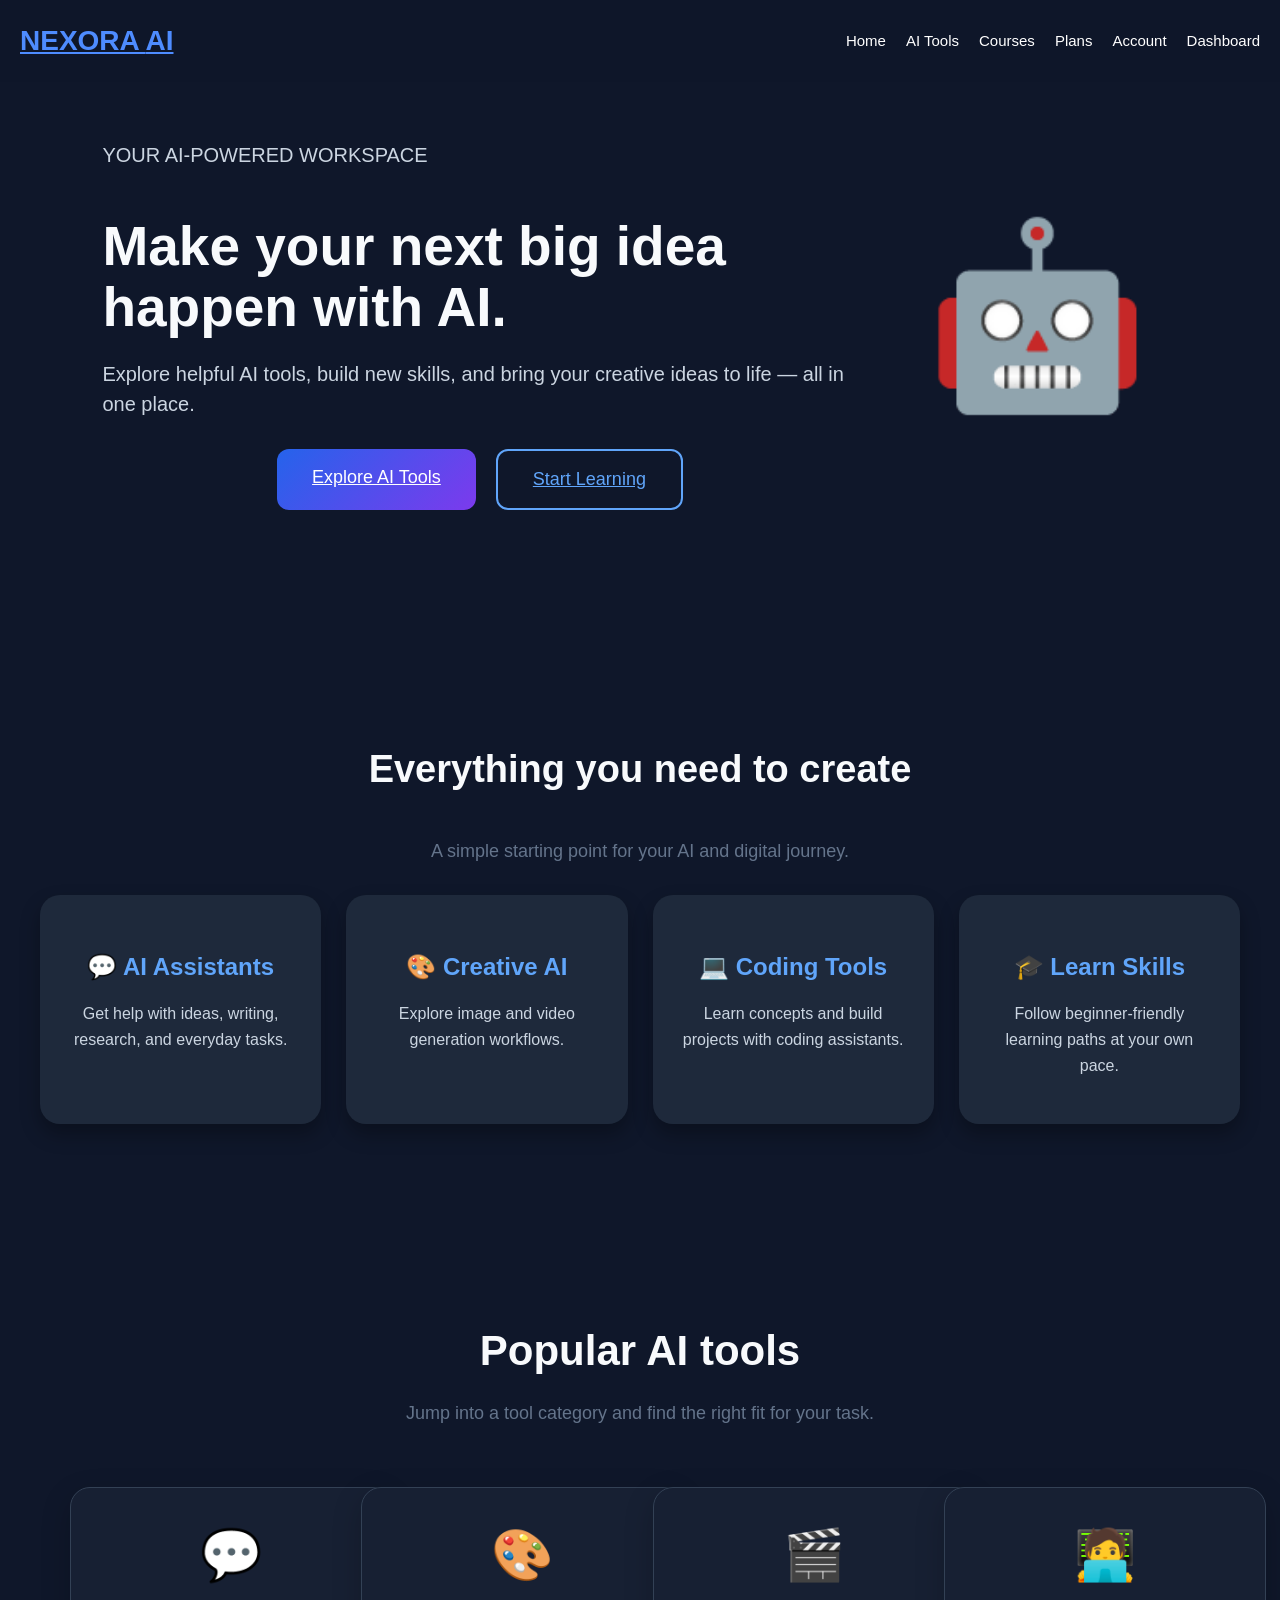
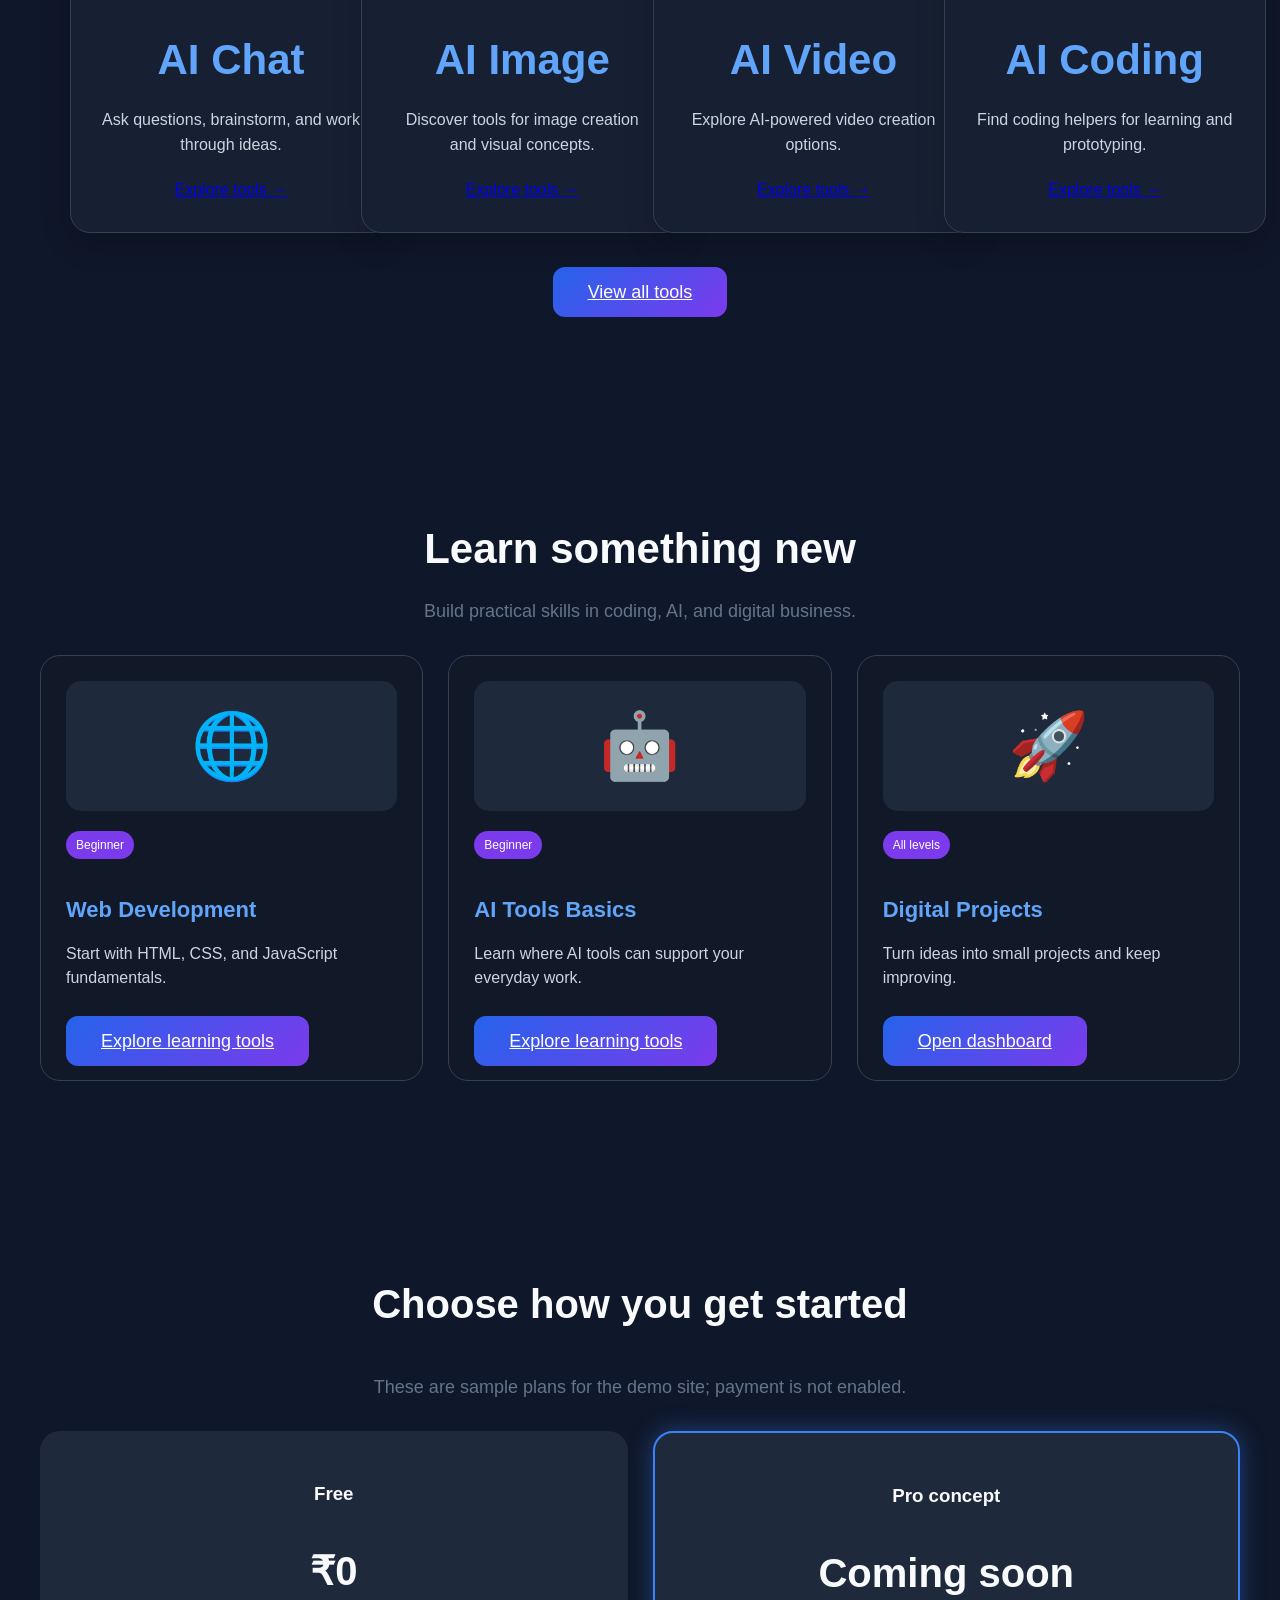
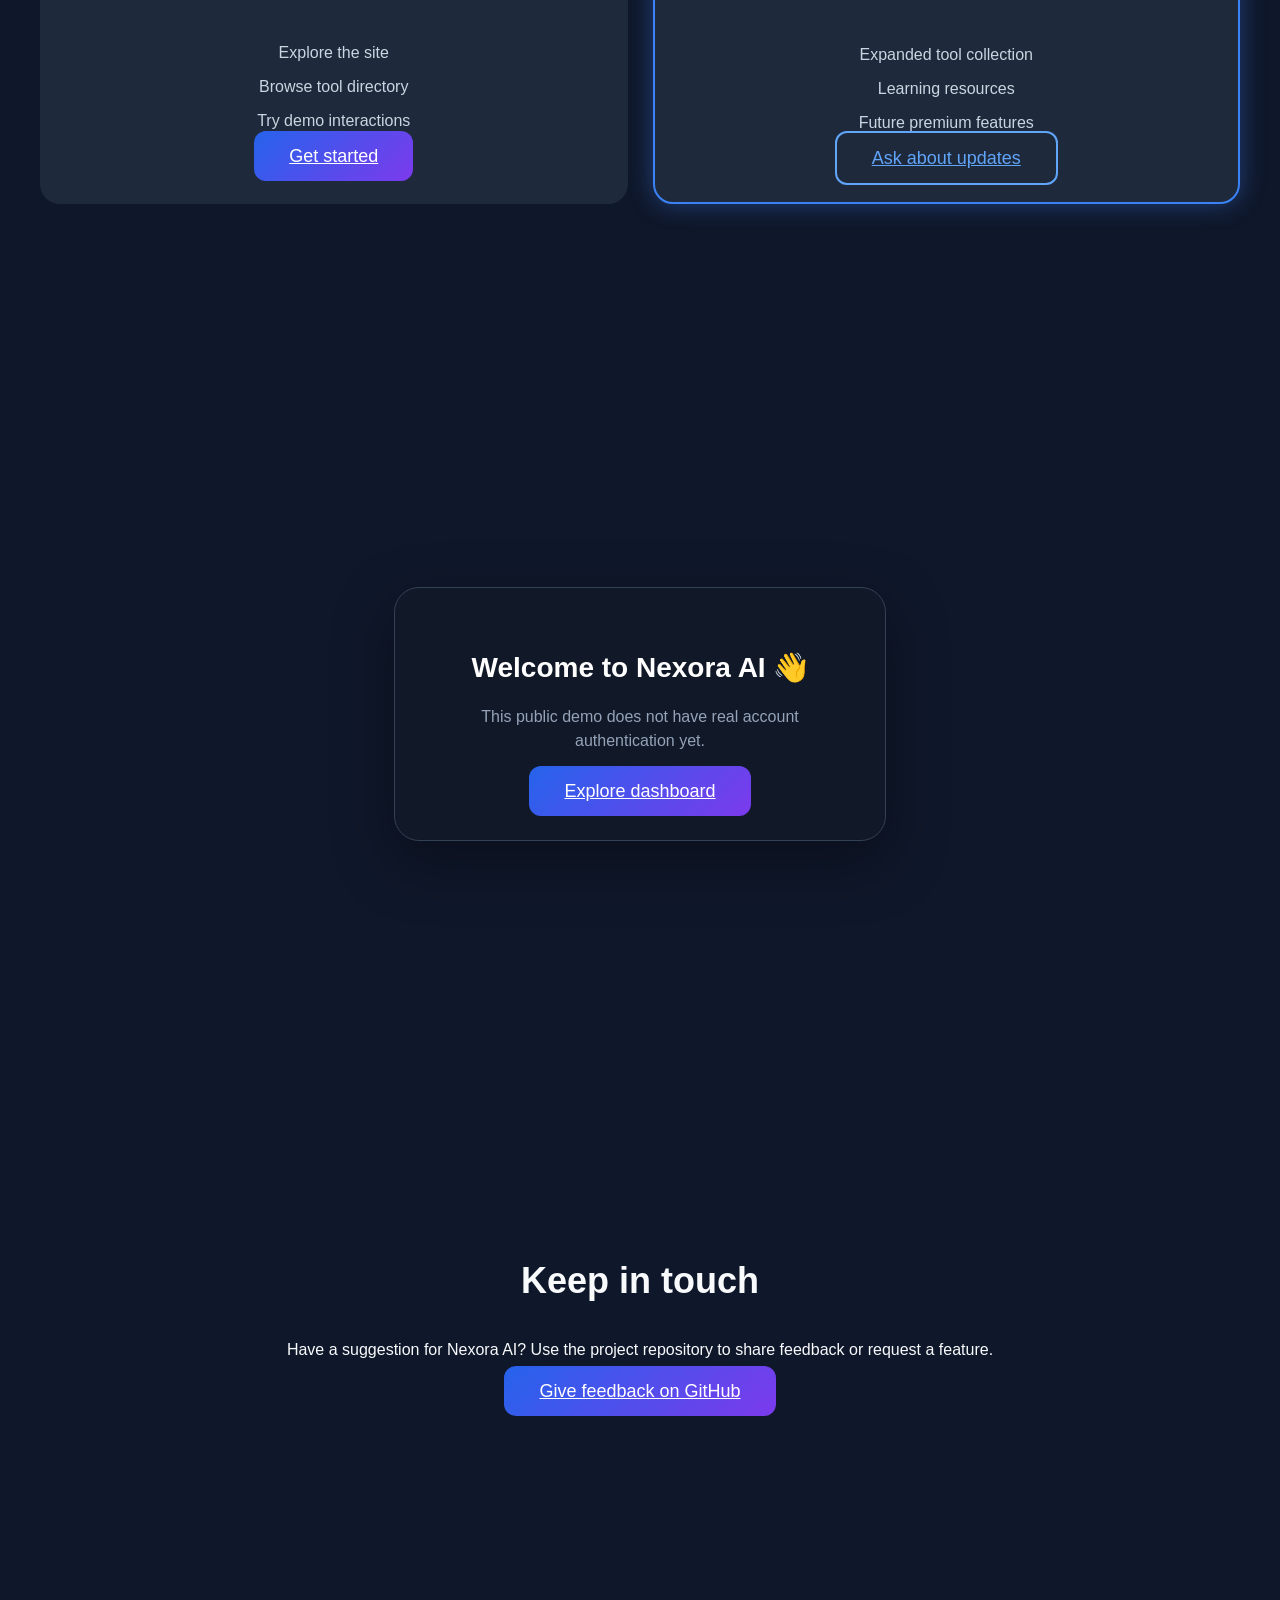
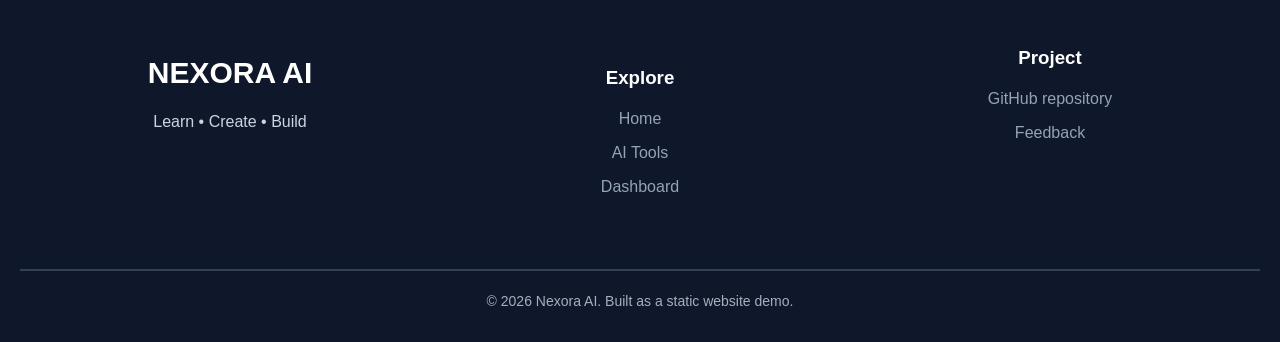
<file: index.html>
<!DOCTYPE html>
<html lang="en">
<head>
  <meta charset="UTF-8">
  <meta name="viewport" content="width=device-width, initial-scale=1.0">
  <meta name="description" content="Discover AI tools, learn digital skills, and build with Nexora AI.">
  <meta name="theme-color" content="#0f172a">
  <title>Nexora AI — One Platform for Every AI Tool</title>
  <link rel="stylesheet" href="./style.css">
</head>
<body>
  <header class="navbar">
    <a class="logo" href="./index.html" aria-label="Nexora AI home">NEXORA <span>AI</span></a>
    <nav aria-label="Main navigation">
      <a href="./index.html">Home</a>
      <a href="./ai-tools.html">AI Tools</a>
      <a href="#courses">Courses</a>
      <a href="#pricing">Plans</a>
      <a href="#auth">Account</a>
      <a href="./dashboard.html">Dashboard</a>
    </nav>
  </header>

  <main>
    <section class="banner">
      <div class="banner-text">
        <p class="eyebrow">YOUR AI-POWERED WORKSPACE</p>
        <h1>Make your next big idea <span>happen with AI.</span></h1>
        <p>Explore helpful AI tools, build new skills, and bring your creative ideas to life — all in one place.</p>
        <div class="hero-buttons">
          <a class="btn-primary" href="./ai-tools.html">Explore AI Tools</a>
          <a class="btn-secondary" href="#courses">Start Learning</a>
        </div>
      </div>
      <div class="banner-image" aria-hidden="true">🤖</div>
    </section>

    <section class="features" aria-labelledby="features-title">
      <h2 id="features-title">Everything you need to create</h2>
      <p class="courses-subtitle">A simple starting point for your AI and digital journey.</p>
      <div class="feature-grid">
        <article class="feature-card"><h3>💬 AI Assistants</h3><p>Get help with ideas, writing, research, and everyday tasks.</p></article>
        <article class="feature-card"><h3>🎨 Creative AI</h3><p>Explore image and video generation workflows.</p></article>
        <article class="feature-card"><h3>💻 Coding Tools</h3><p>Learn concepts and build projects with coding assistants.</p></article>
        <article class="feature-card"><h3>🎓 Learn Skills</h3><p>Follow beginner-friendly learning paths at your own pace.</p></article>
      </div>
    </section>

    <section class="tools-section" id="ai-tools">
      <h2>Popular AI tools</h2>
      <p class="tools-subtitle">Jump into a tool category and find the right fit for your task.</p>
      <div class="tools-grid">
        <article class="tool-card"><div class="tool-icon">💬</div><h2>AI Chat</h2><p>Ask questions, brainstorm, and work through ideas.</p><a class="tool-link" href="./ai-tools.html">Explore tools →</a></article>
        <article class="tool-card"><div class="tool-icon">🎨</div><h2>AI Image</h2><p>Discover tools for image creation and visual concepts.</p><a class="tool-link" href="./ai-tools.html">Explore tools →</a></article>
        <article class="tool-card"><div class="tool-icon">🎬</div><h2>AI Video</h2><p>Explore AI-powered video creation options.</p><a class="tool-link" href="./ai-tools.html">Explore tools →</a></article>
        <article class="tool-card"><div class="tool-icon">🧑‍💻</div><h2>AI Coding</h2><p>Find coding helpers for learning and prototyping.</p><a class="tool-link" href="./ai-tools.html">Explore tools →</a></article>
      </div>
      <p class="section-cta"><a class="btn-primary" href="./ai-tools.html">View all tools</a></p>
    </section>

    <section class="courses-section" id="courses">
      <h2>Learn something new</h2>
      <p class="courses-subtitle">Build practical skills in coding, AI, and digital business.</p>
      <div class="courses-grid">
        <article class="course-card"><div class="course-image">🌐</div><span class="course-level">Beginner</span><h3>Web Development</h3><p>Start with HTML, CSS, and JavaScript fundamentals.</p><a class="btn-primary" href="./ai-tools.html">Explore learning tools</a></article>
        <article class="course-card"><div class="course-image">🤖</div><span class="course-level">Beginner</span><h3>AI Tools Basics</h3><p>Learn where AI tools can support your everyday work.</p><a class="btn-primary" href="./ai-tools.html">Explore learning tools</a></article>
        <article class="course-card"><div class="course-image">🚀</div><span class="course-level">All levels</span><h3>Digital Projects</h3><p>Turn ideas into small projects and keep improving.</p><a class="btn-primary" href="./dashboard.html">Open dashboard</a></article>
      </div>
    </section>

    <section class="pricing" id="pricing">
      <h2>Choose how you get started</h2>
      <p class="courses-subtitle">These are sample plans for the demo site; payment is not enabled.</p>
      <div class="pricing-grid">
        <article class="price-card"><h3>Free</h3><h2>₹0</h2><p>Explore the site</p><p>Browse tool directory</p><p>Try demo interactions</p><a class="btn-primary" href="./ai-tools.html">Get started</a></article>
        <article class="price-card premium"><h3>Pro concept</h3><h2>Coming soon</h2><p>Expanded tool collection</p><p>Learning resources</p><p>Future premium features</p><a class="btn-secondary" href="#contact">Ask about updates</a></article>
      </div>
    </section>

    <section class="auth-section" id="auth">
      <div class="auth-box">
        <h2>Welcome to Nexora AI 👋</h2>
        <p>This public demo does not have real account authentication yet.</p>
        <a class="btn-primary" href="./dashboard.html">Explore dashboard</a>
      </div>
    </section>

    <section class="contact" id="contact">
      <h2>Keep in touch</h2>
      <p>Have a suggestion for Nexora AI? Use the project repository to share feedback or request a feature.</p>
      <a class="btn-primary" href="https://github.com/mundhadapushkar5-cell/Nexora_ai/issues">Give feedback on GitHub</a>
    </section>
  </main>

  <footer class="footer">
    <div class="footer-container">
      <div class="footer-logo"><h2>NEXORA AI</h2><p>Learn • Create • Build</p></div>
      <div class="footer-links"><h3>Explore</h3><a href="./index.html">Home</a><a href="./ai-tools.html">AI Tools</a><a href="./dashboard.html">Dashboard</a></div>
      <div class="footer-social"><h3>Project</h3><a href="https://github.com/mundhadapushkar5-cell/Nexora_ai">GitHub repository</a><a href="#contact">Feedback</a></div>
    </div>
    <hr>
    <p class="copyright">© 2026 Nexora AI. Built as a static website demo.</p>
  </footer>
  <script src="./script.js"></script>
</body>
</html>
</file>
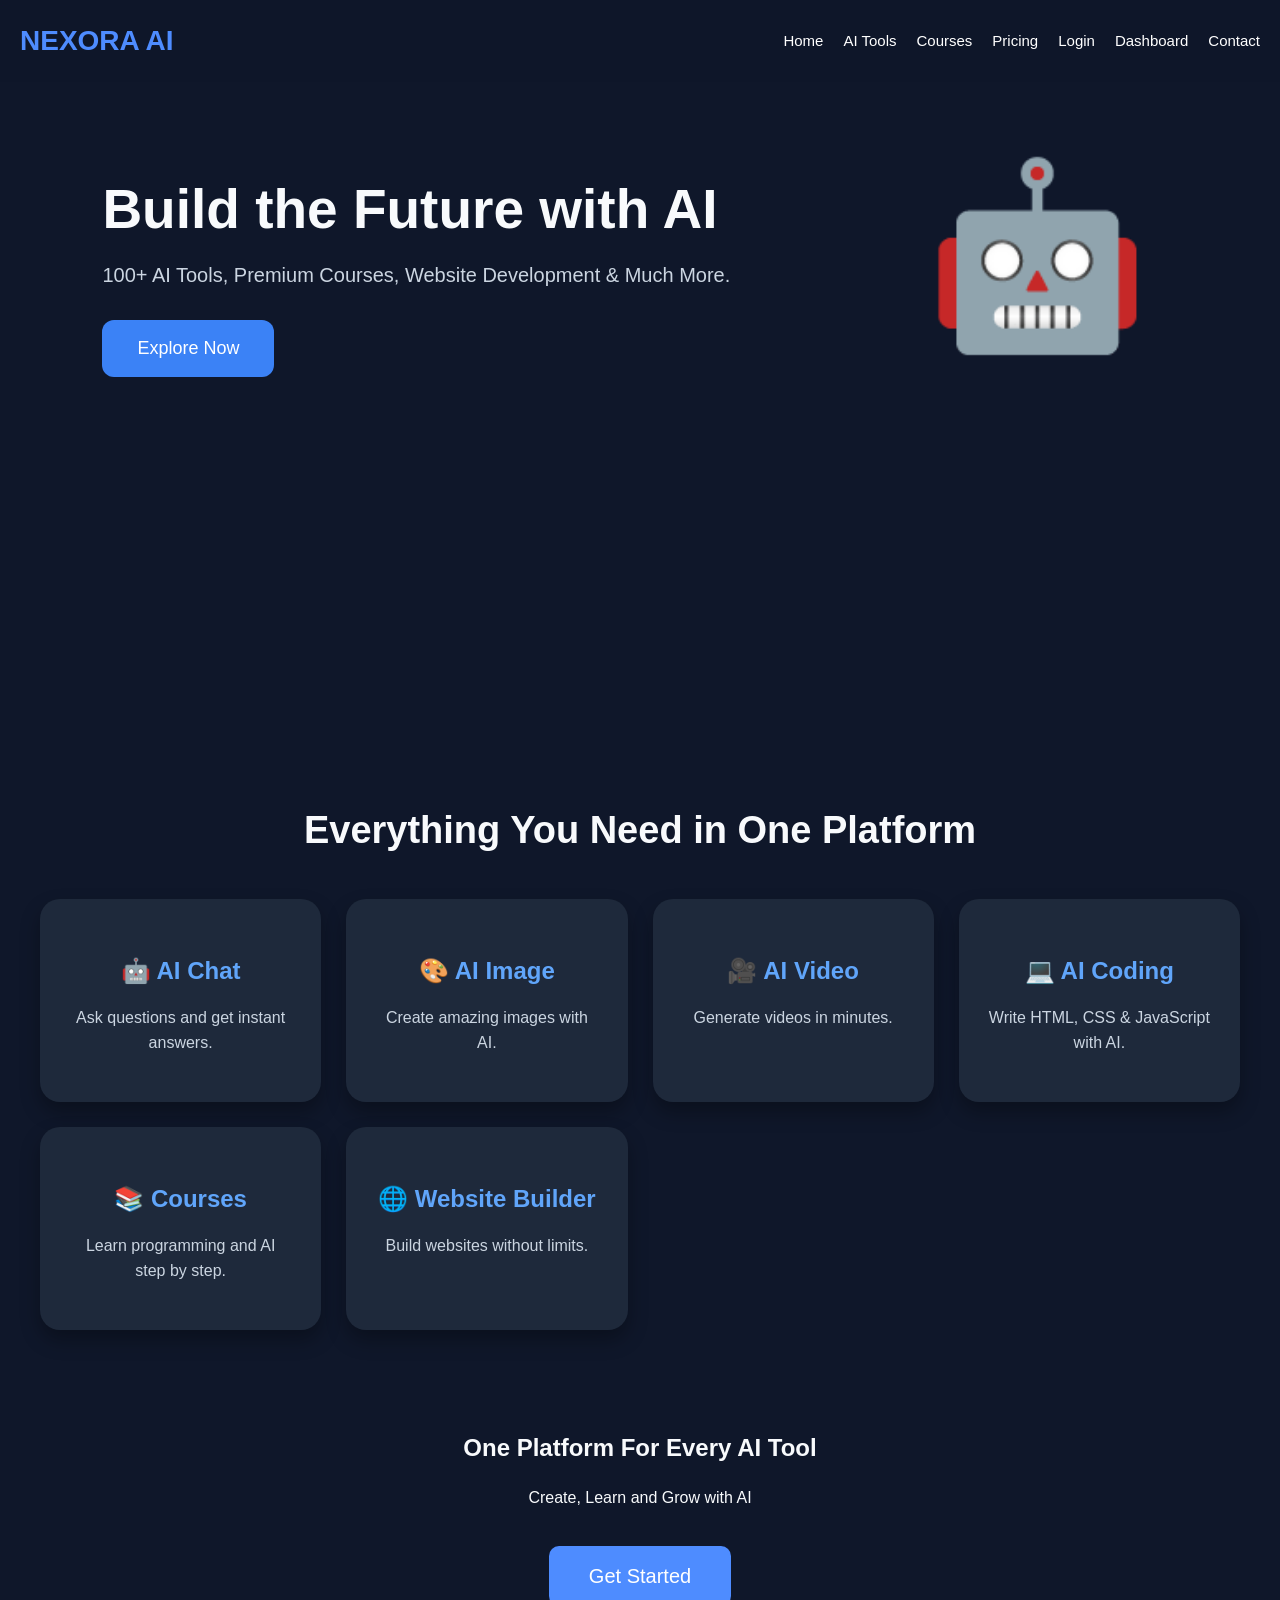
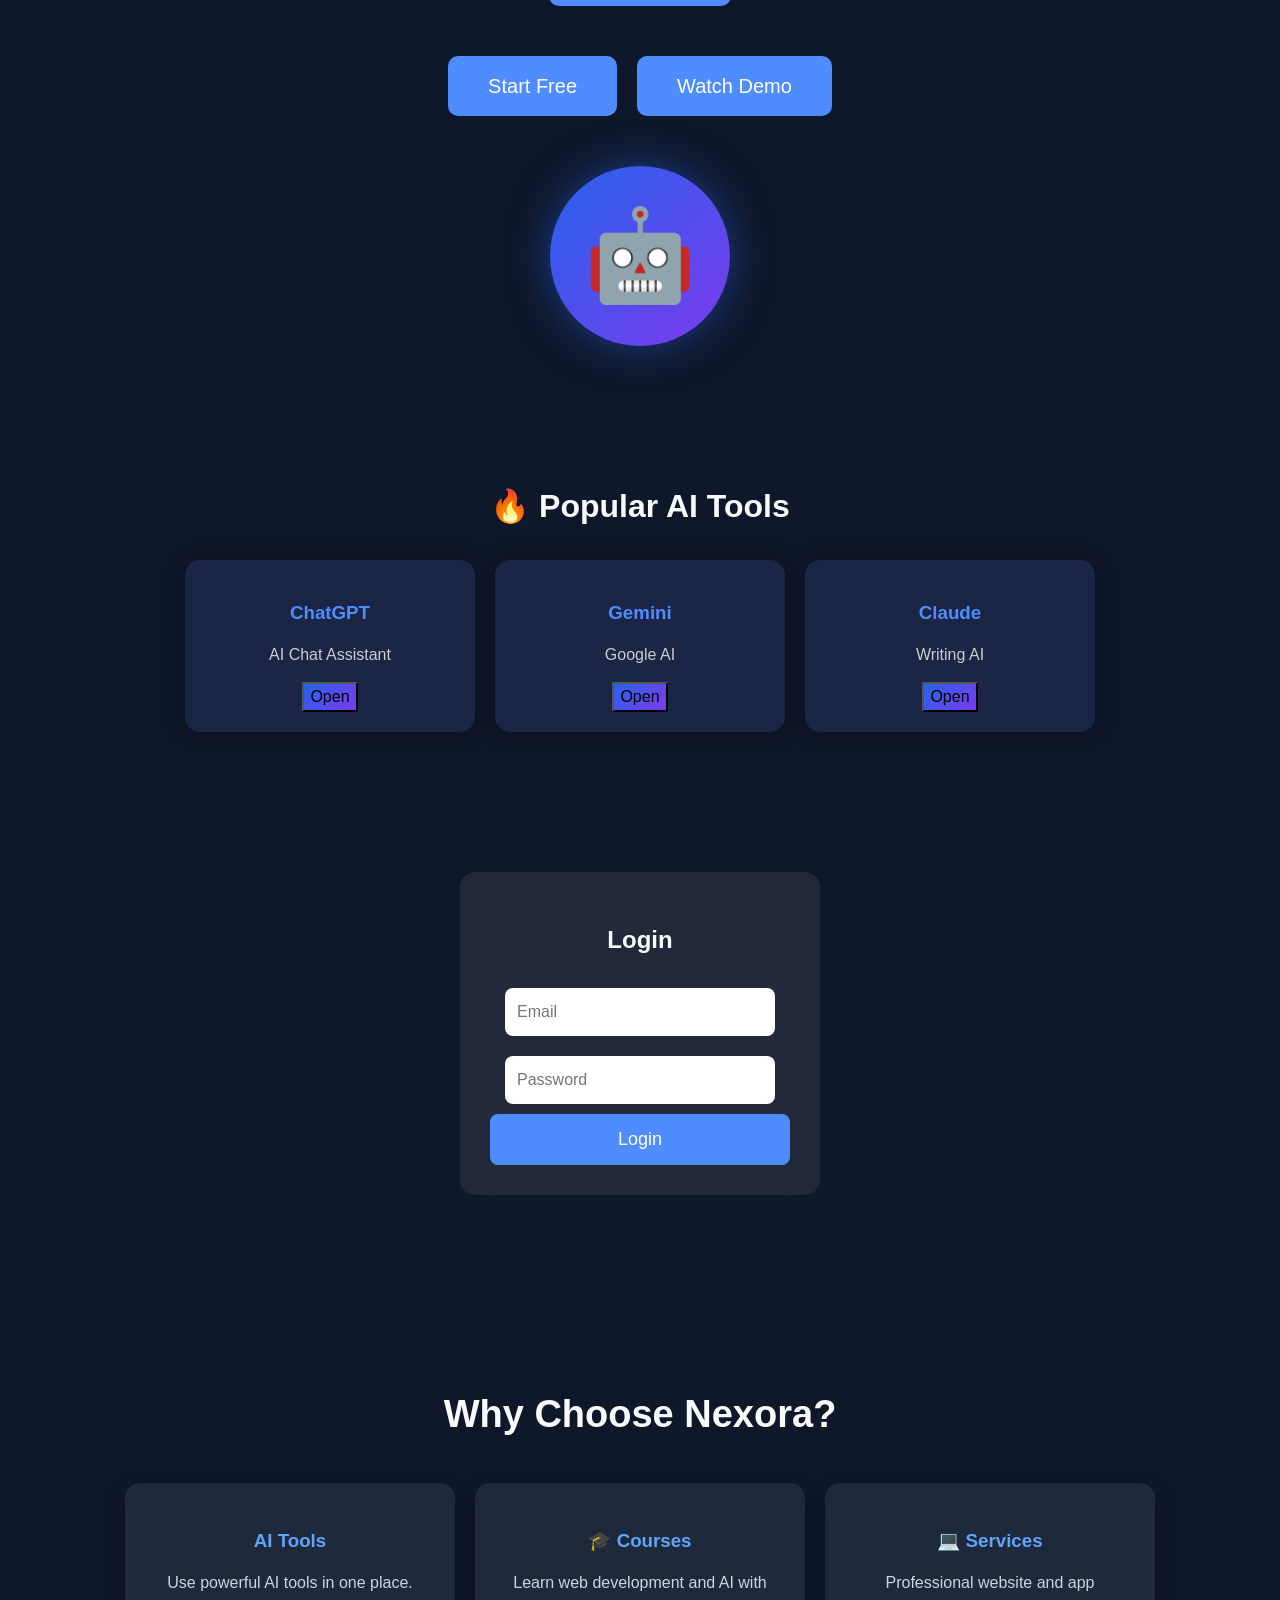
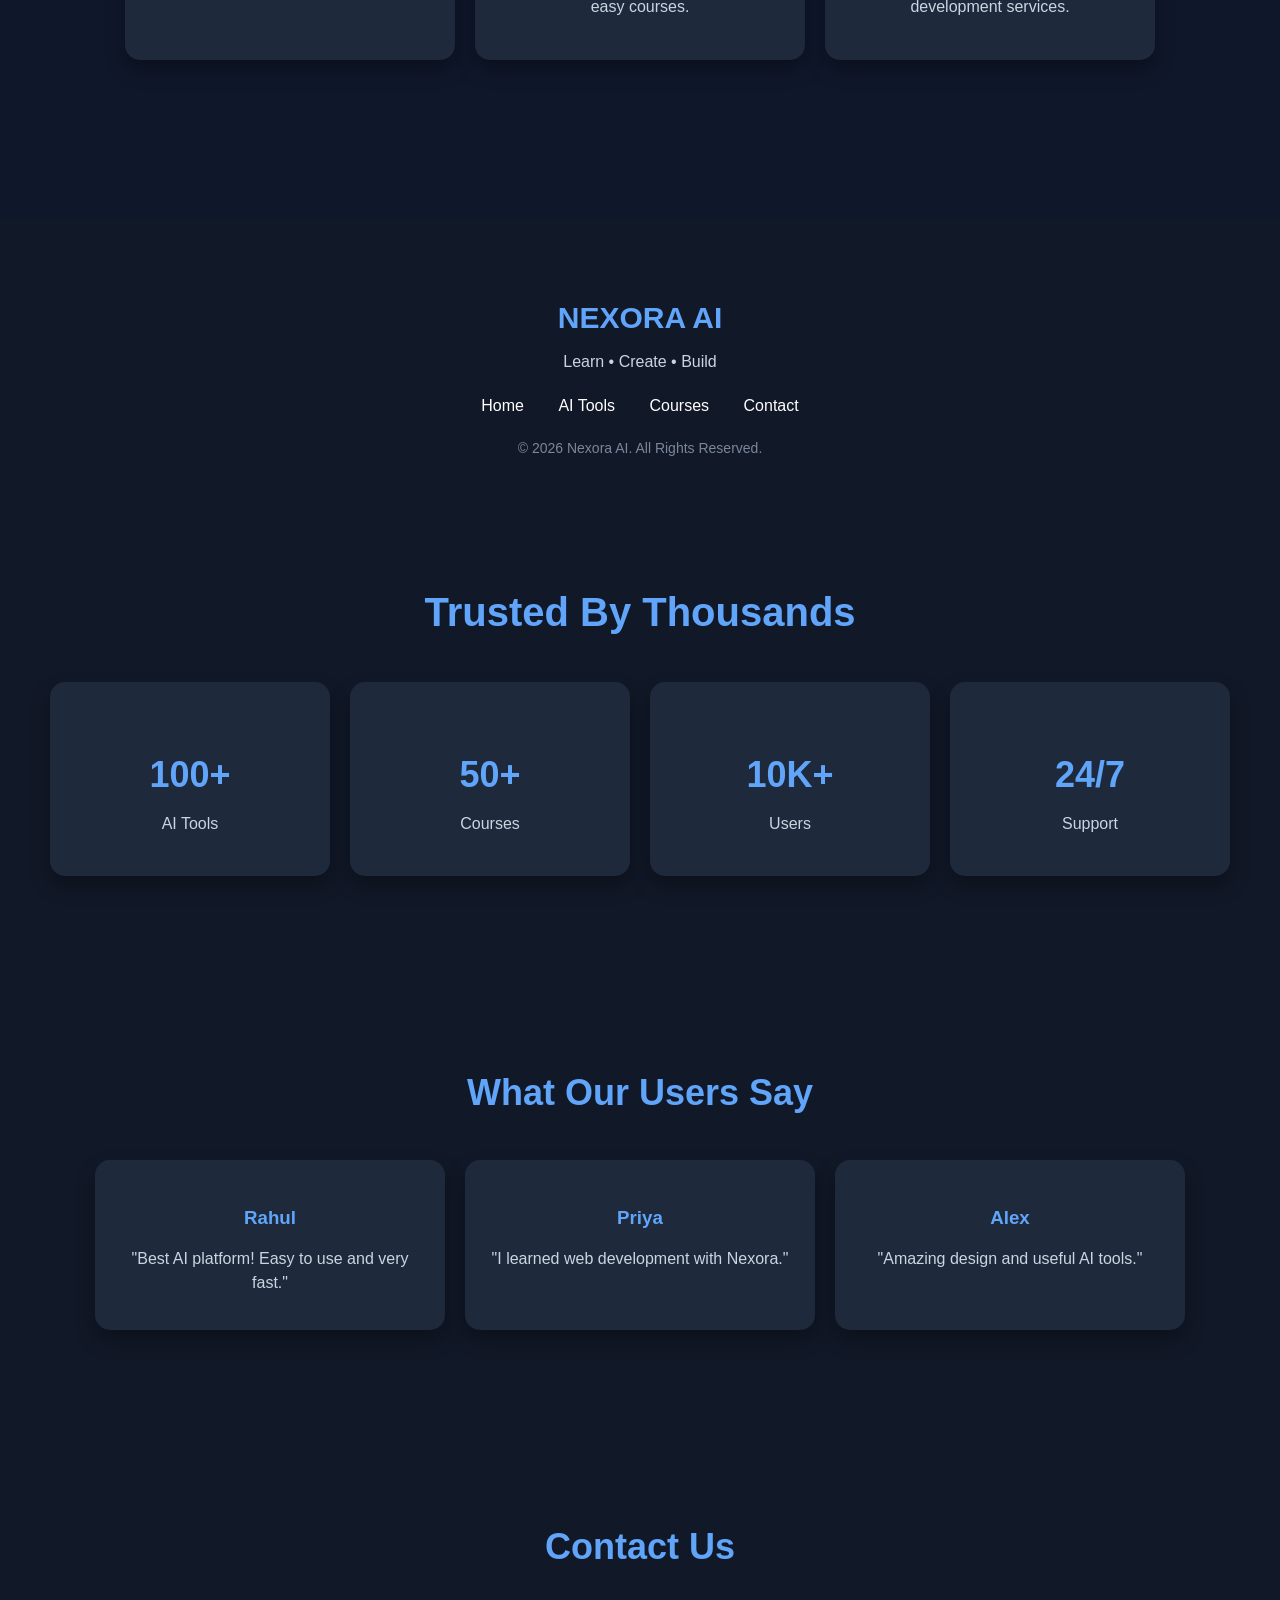
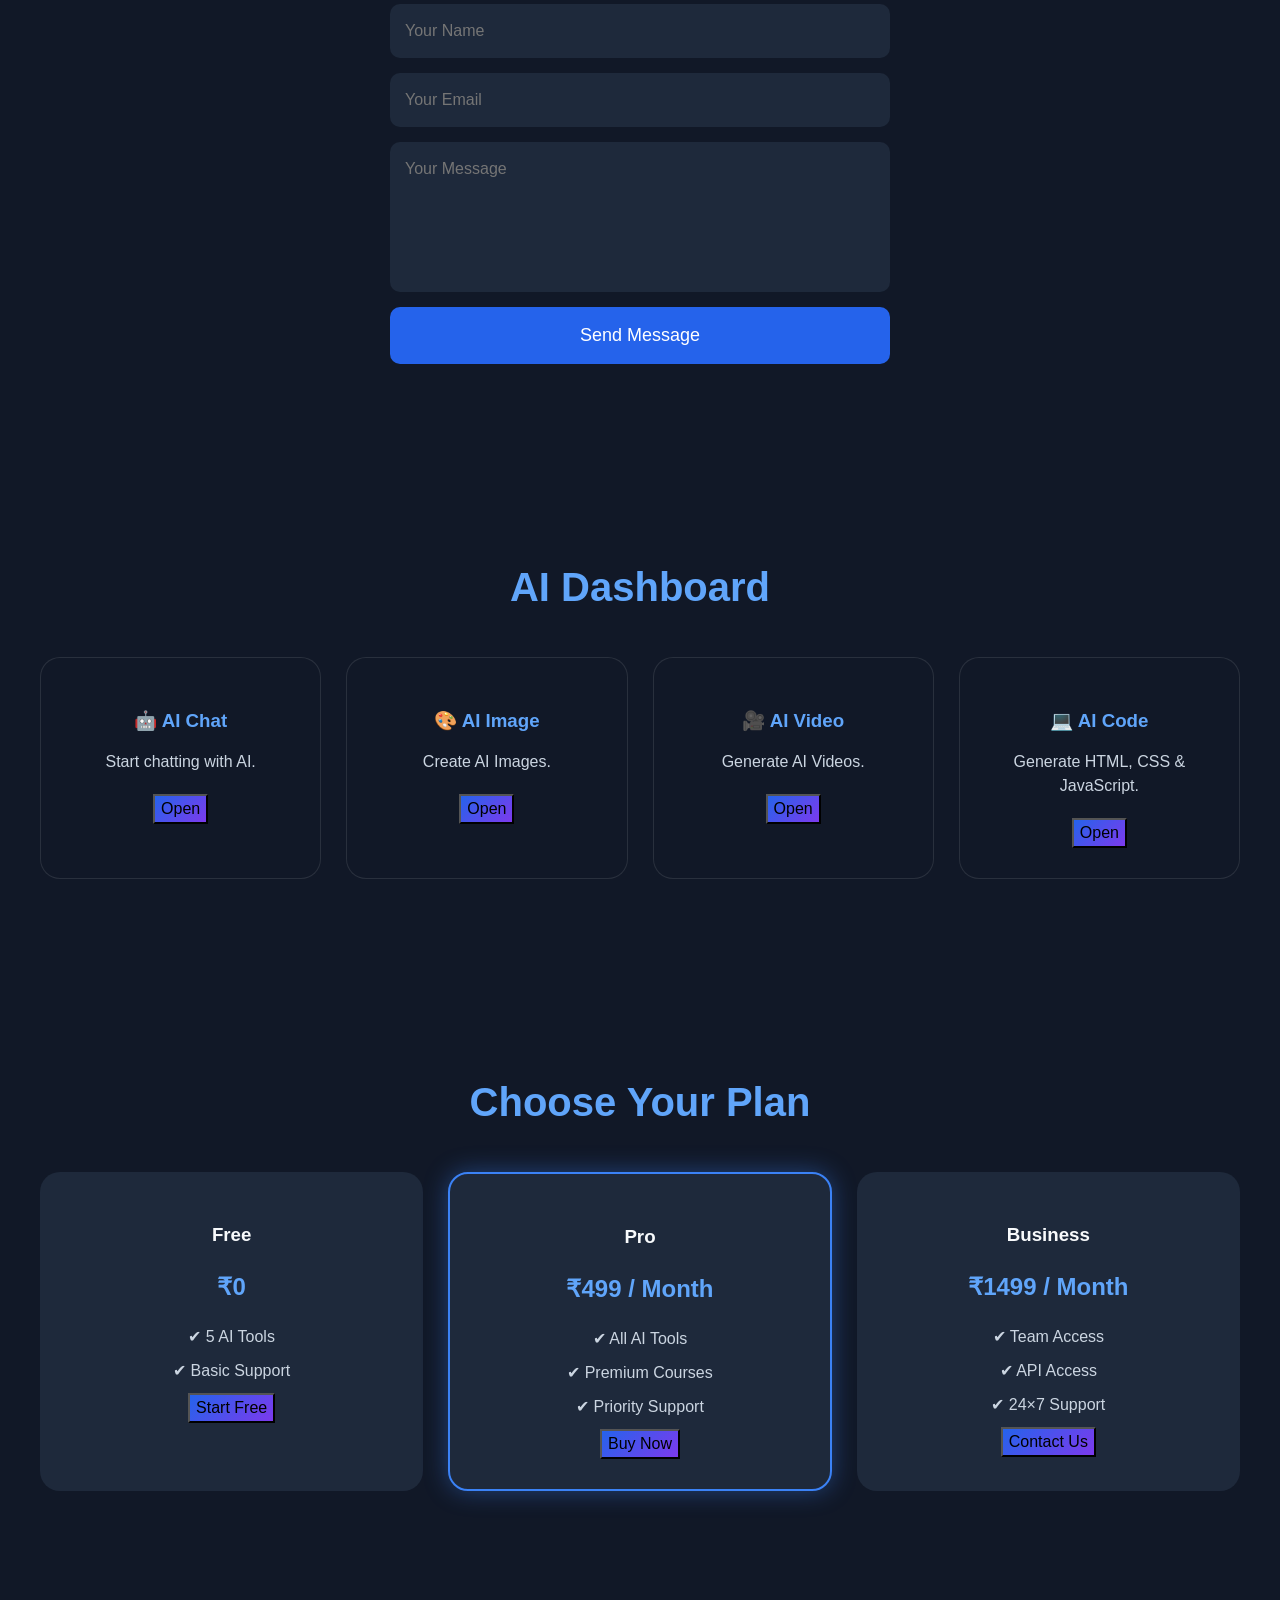
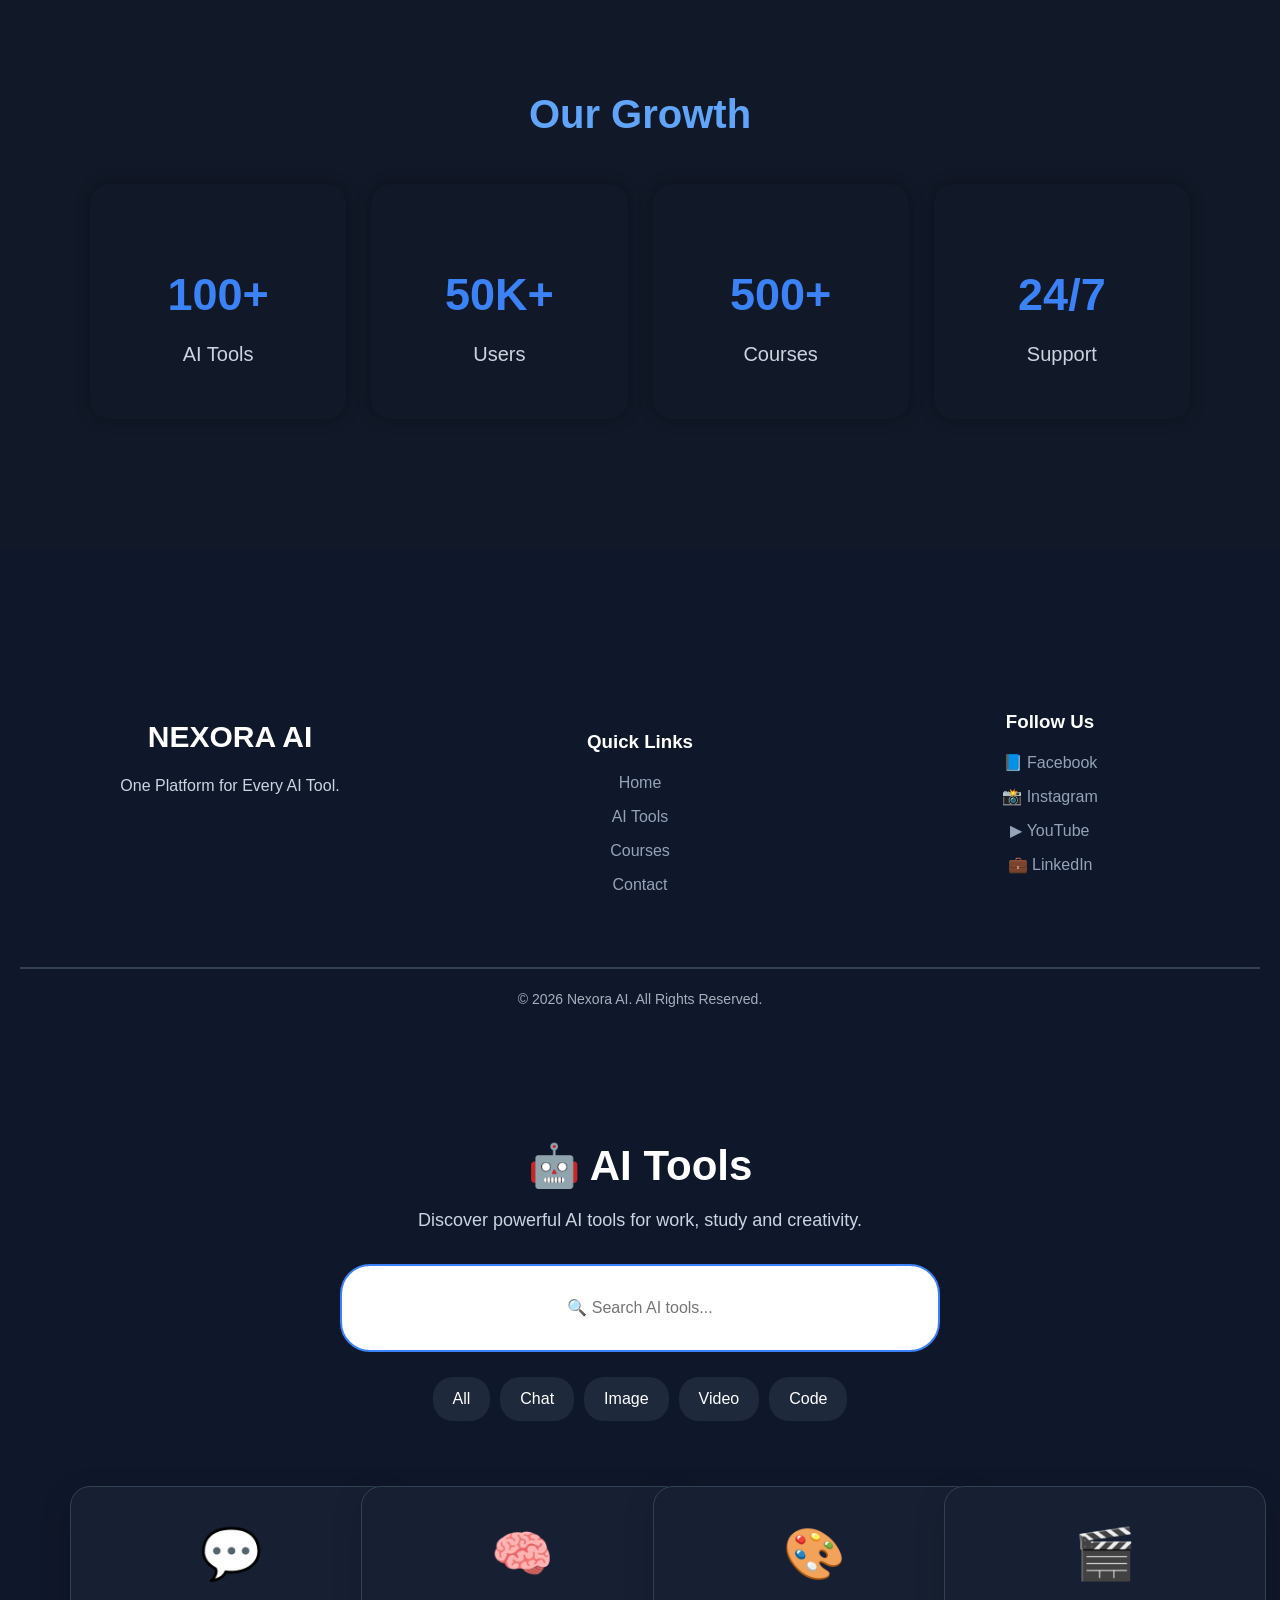
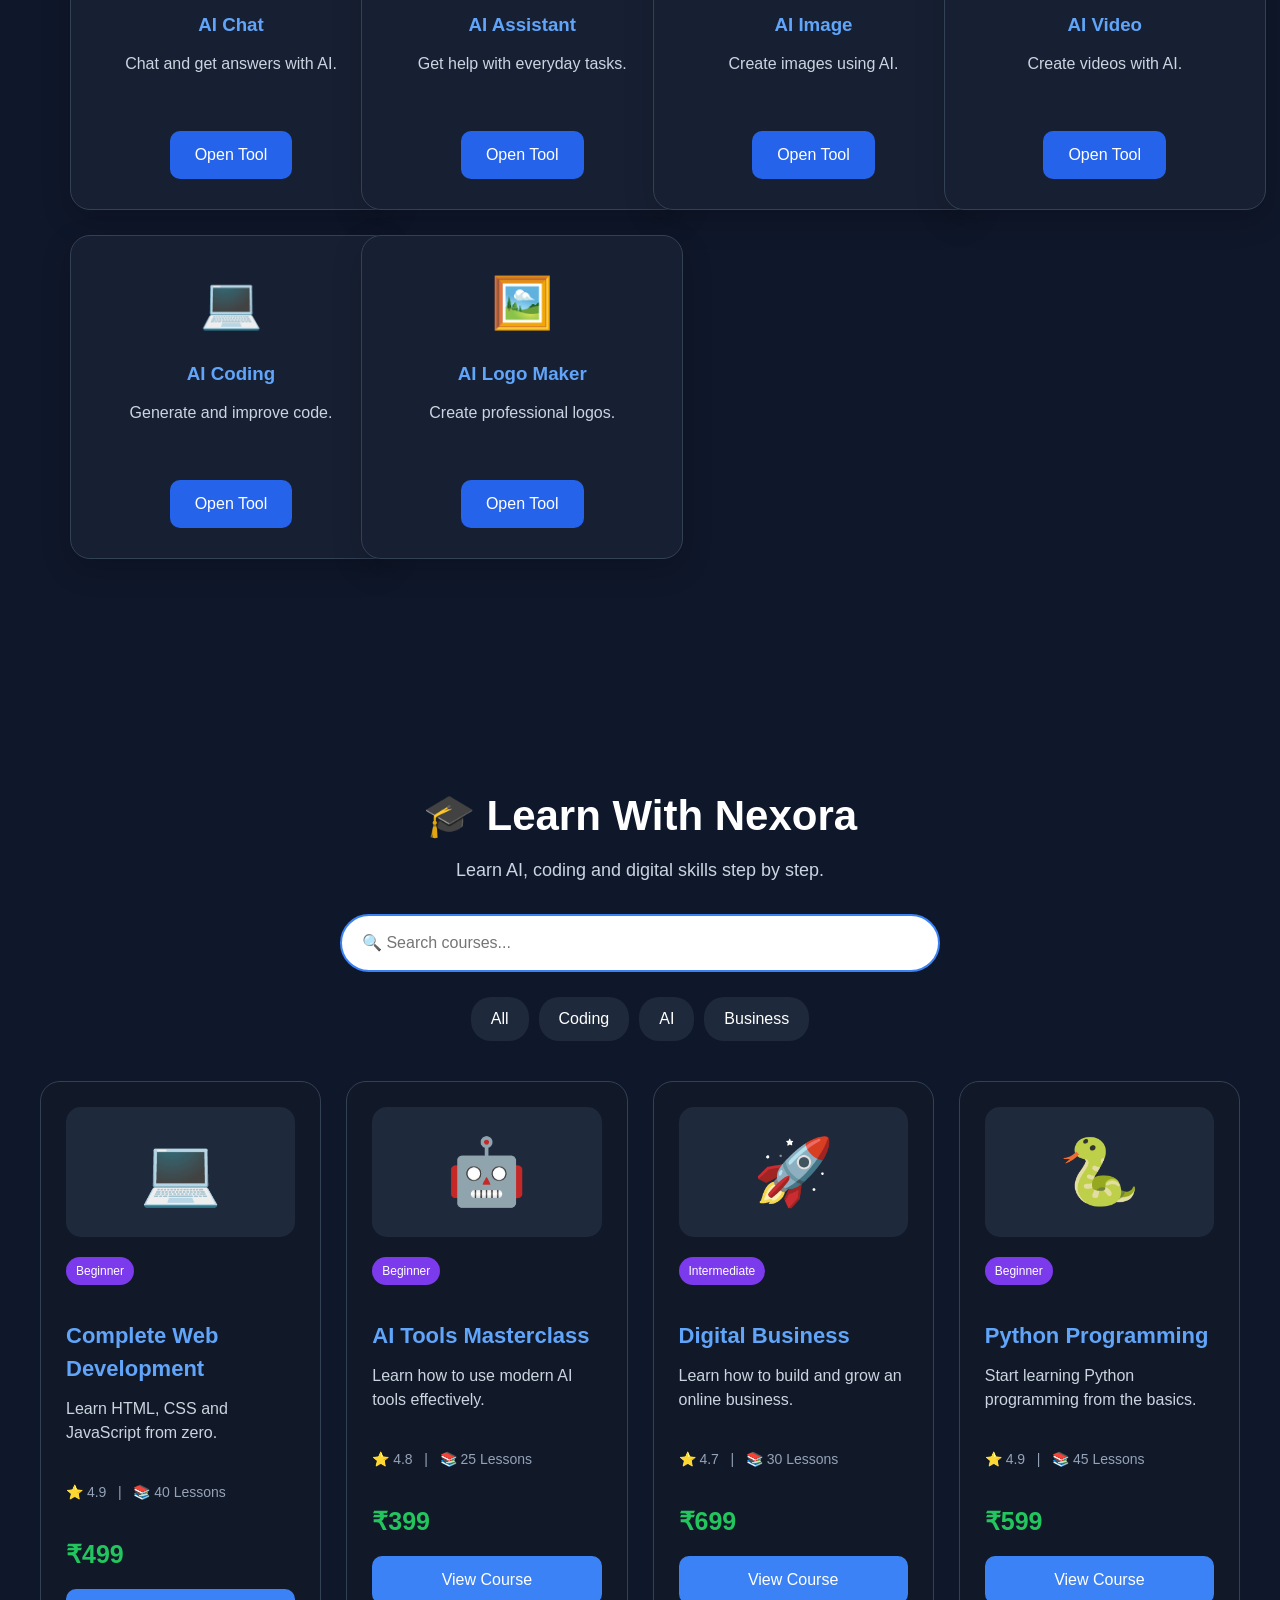
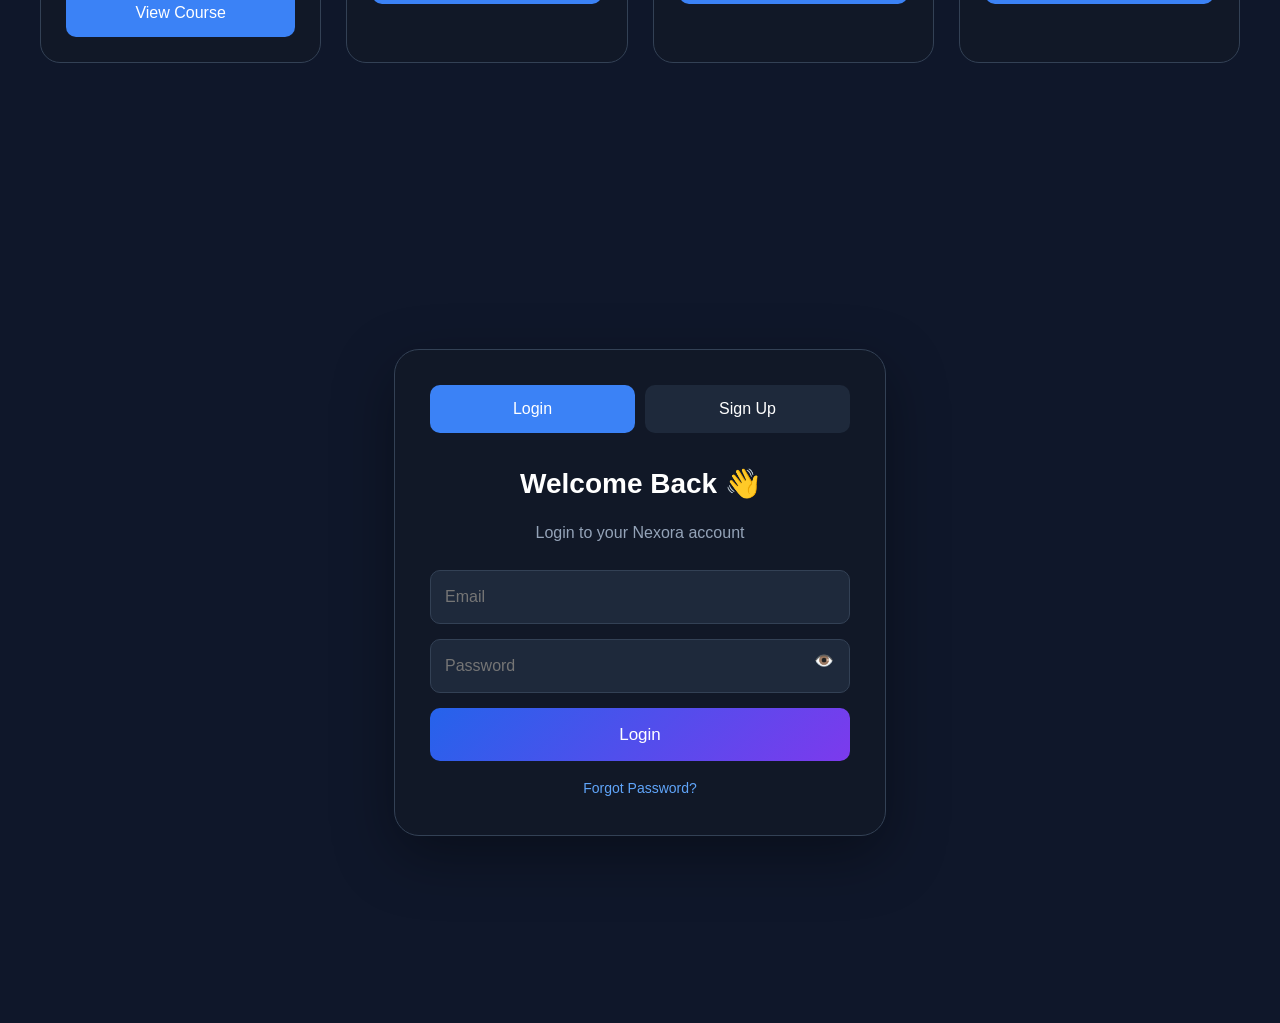
<file: Index.html>
<!DOCTYPE html>
<html lang="en">

<head>
    <meta charset="UTF-8">
    <meta name="viewport" content="width=device-width, initial-scale=1.0">
    <title>Nexora AI</title>
    <link rel="stylesheet" href="style.css">
</head>

<body>

<header class="navbar">

    <div class="logo">
        NEXORA AI
    </div>

    <nav>

        <a href="index.html">Home</a>

        <a href="ai-tools.html">AI Tools</a>

        <a href="#courses">Courses</a>

        <a href="#pricing">Pricing</a>

        <a href="#auth">Login</a>

        <a href="dashboard.html">Dashboard</a>

        <a href="#contact">Contact</a>

    </nav>

</header>


<section class="banner">

    <div class="banner-text">

        <h1>Build the Future with AI</h1>

        <p>
            100+ AI Tools, Premium Courses,
            Website Development & Much More.
        </p>

        <button
            class="explore-btn"
            onclick="openPopup()">
            Explore Now
        </button>

    </div>


    <div class="banner-image">

        🤖

    </div>

</section>

<section class="hero">
<section class="features">

<h2>Everything You Need in One Platform</h2>

<div class="feature-grid">

<div class="feature-card">
<h3>🤖 AI Chat</h3>
<p>Ask questions and get instant answers.</p>
</div>

<div class="feature-card">
<h3>🎨 AI Image</h3>
<p>Create amazing images with AI.</p>
</div>

<div class="feature-card">
<h3>🎥 AI Video</h3>
<p>Generate videos in minutes.</p>
</div>

<div class="feature-card">
<h3>💻 AI Coding</h3>
<p>Write HTML, CSS & JavaScript with AI.</p>
</div>

<div class="feature-card">
<h3>📚 Courses</h3>
<p>Learn programming and AI step by step.</p>
</div>

<div class="feature-card">
<h3>🌐 Website Builder</h3>
<p>Build websites without limits.</p>
</div>

</div>

</section>
<h1>One Platform For Every AI Tool</h1>

<p>Create, Learn and Grow with AI</p>

<button>Get Started</button>
  <div class="hero-buttons">

<button class="btn-primary">Start Free</button>

<button class="btn-secondary">Watch Demo</button>

  </div>
<div class="hero-image">
    🤖
</div>
</section>

<script src="script.js"></script>
</>
  <section class="tools">

<h2>🔥 Popular AI Tools</h2>

<div class="cards">

<div class="card">
<h3>ChatGPT</h3>
<p>AI Chat Assistant</p>
<button>Open</button>
</div>

<div class="card">
<h3>Gemini</h3>
<p>Google AI</p>
<button>Open</button>
</div>

<div class="card">
<h3>Claude</h3>
<p>Writing AI</p>
<button>Open</button>
</div>

</div>

</section>

</html>
<div id="loginBox" class="login-box">

<h2>Login</h2>

<input type="email" placeholder="Email">

<input type="password" placeholder="Password">

<button onclick="login()">Login</button>

</div>
<section class="features">

<h2>Why Choose Nexora?</h2>

<div class="feature-box">

<div class="feature">
<h3> AI Tools</h3>
<p>Use powerful AI tools in one place.</p>
</div>

<div class="feature">
<h3>🎓 Courses</h3>
<p>Learn web development and AI with easy courses.</p>
</div>

<div class="feature">
<h3>💻 Services</h3>
<p>Professional website and app development services.</p>
</div>

</div>

</section>
<footer>

<h2>NEXORA AI</h2>

<p>Learn • Create • Build</p>

<div class="footer-links">

<a href="#">Home</a>

<a href="#">AI Tools</a>

<a href="#">Courses</a>

<a href="#">Contact</a>

</div>

<p class="copyright">
© 2026 Nexora AI. All Rights Reserved.
</p>
<section class="stats">

<h2>Trusted By Thousands</h2>

<div class="stats-container">

<div class="stat-box">
<h3>100+</h3>
<p>AI Tools</p>
</div>

<div class="stat-box">
<h3>50+</h3>
<p>Courses</p>
</div>

<div class="stat-box">
<h3>10K+</h3>
<p>Users</p>
</div>

<div class="stat-box">
<h3>24/7</h3>
<p>Support</p>
</div>

</div>

</section>
  <section class="testimonials">

<h2>What Our Users Say</h2>

<div class="testimonial-container">

<div class="testimonial">
<h3>Rahul</h3>
<p>"Best AI platform! Easy to use and very fast."</p>
</div>

<div class="testimonial">
<h3>Priya</h3>
<p>"I learned web development with Nexora."</p>
</div>

<div class="testimonial">
<h3>Alex</h3>
<p>"Amazing design and useful AI tools."</p>
</div>

</div>

  </section>
  <section class="contact">

<h2>Contact Us</h2>

<form id="contactForm">

<input type="text" id="name" placeholder="Your Name" required>

<input type="email" id="email" placeholder="Your Email" required>

<textarea id="message" placeholder="Your Message" rows="5" required></textarea>

<button type="submit">Send Message</button>

</form>

  </section>
  <section class="dashboard">

<h2>AI Dashboard</h2>

<div class="dashboard-grid">

<div class="dashboard-card">
<h3>🤖 AI Chat</h3>
<p>Start chatting with AI.</p>
<button>Open</button>
</div>

<div class="dashboard-card">
<h3>🎨 AI Image</h3>
<p>Create AI Images.</p>
<button>Open</button>
</div>

<div class="dashboard-card">
<h3>🎥 AI Video</h3>
<p>Generate AI Videos.</p>
<button>Open</button>
</div>

<div class="dashboard-card">
<h3>💻 AI Code</h3>
<p>Generate HTML, CSS & JavaScript.</p>
<button>Open</button>
</div>

</div>

  </section>
  <section class="pricing">

<h2>Choose Your Plan</h2>

<div class="pricing-grid">

<div class="price-card">

<h3>Free</h3>

<h1>₹0</h1>

<p>✔ 5 AI Tools</p>

<p>✔ Basic Support</p>

<button>Start Free</button>

</div>

<div class="price-card premium">

<h3>Pro</h3>

<h1>₹499 / Month</h1>

<p>✔ All AI Tools</p>

<p>✔ Premium Courses</p>

<p>✔ Priority Support</p>

<button>Buy Now</button>

</div>

<div class="price-card">

<h3>Business</h3>

<h1>₹1499 / Month</h1>

<p>✔ Team Access</p>

<p>✔ API Access</p>

<p>✔ 24×7 Support</p>

<button>Contact Us</button>

</div>

</div>

  </section>
  <section class="stats">

<h2>Our Growth</h2>

<div class="stats-grid">

<div class="stat-card">
<h1>100+</h1>
<p>AI Tools</p>
</div>

<div class="stat-card">
<h1>50K+</h1>
<p>Users</p>
</div>

<div class="stat-card">
<h1>500+</h1>
<p>Courses</p>
</div>

<div class="stat-card">
<h1>24/7</h1>
<p>Support</p>
</div>

</div>

  </section>
</footer>
<!-- Login Popup -->

<div id="loginPopup" class="popup">

<div class="popup-box">

<h2>Login to Nexora</h2>

<input type="email" placeholder="Email">

<input type="password" placeholder="Password">

<button onclick="closePopup()">Login</button>

<br><br>

<button class="close-btn" onclick="closePopup()">Close</button>

</div>

</div>
<footer class="footer">

<div class="footer-container">

<div class="footer-logo">

<h2>NEXORA AI</h2>

<p>One Platform for Every AI Tool.</p>

</div>

<div class="footer-links">

<h3>Quick Links</h3>

<a href="#">Home</a>

<a href="#">AI Tools</a>

<a href="#">Courses</a>

<a href="#">Contact</a>

</div>

<div class="footer-social">

<h3>Follow Us</h3>

<a href="#">📘 Facebook</a>

<a href="#">📸 Instagram</a>

<a href="#">▶ YouTube</a>

<a href="#">💼 LinkedIn</a>

</div>

</div>

<hr>

<p class="copyright">
© 2026 Nexora AI. All Rights Reserved.
</p>
<!-- AI Tools Section -->

<section class="tools-section" id="ai-tools">

  <h2>🤖 AI Tools</h2>

  <p class="tools-subtitle">
    Discover powerful AI tools for work, study and creativity.
  </p>

  <input
    type="text"
    id="toolSearch"
    class="tool-search"
    placeholder="🔍 Search AI tools..."
  >

  <div class="category-buttons">

    <button onclick="filterTools('all')">All</button>
    <button onclick="filterTools('chat')">Chat</button>
    <button onclick="filterTools('image')">Image</button>
    <button onclick="filterTools('video')">Video</button>
    <button onclick="filterTools('code')">Code</button>

  </div>

  <div class="tools-grid">

    <div class="tool-card" data-category="chat">
      <div class="tool-icon">💬</div>
      <h3>AI Chat</h3>
      <p>Chat and get answers with AI.</p>
      <button onclick="showTool(
'AI Chat',
'💬',
'Chat with AI and get instant answers.'
)">
Open Tool
      </button>
    </div>

    <div class="tool-card" data-category="chat">
      <div class="tool-icon">🧠</div>
      <h3>AI Assistant</h3>
      <p>Get help with everyday tasks.</p>
      <button onclick="showTool(
'AI Assistant',
'🧠',
'Get help with your everyday tasks using AI.'
)">
Open Tool
      </button>
    </div>

    <div class="tool-card" data-category="image">
      <div class="tool-icon">🎨</div>
      <h3>AI Image</h3>
      <p>Create images using AI.</p>
      <button onclick="showTool(
'AI Image',
'🎨',
'Create amazing images using artificial intelligence.'
)">
Open Tool
      </button>
    </div>

    <div class="tool-card" data-category="video">
      <div class="tool-icon">🎬</div>
      <h3>AI Video</h3>
      <p>Create videos with AI.</p>
      <button onclick="showTool(
'AI Video',
'🎬',
'Generate creative videos with AI.'
)">
Open Tool
      </button>
    </div>

    <div class="tool-card" data-category="code">
      <div class="tool-icon">💻</div>
      <h3>AI Coding</h3>
      <p>Generate and improve code.</p>
      <button onclick="showTool(
'AI Coding',
'💻',
'Generate, explain and improve your code with AI.'
)">
Open Tool
      </button>
    </div>

    <div class="tool-card" data-category="image">
      <div class="tool-icon">🖼️</div>
      <h3>AI Logo Maker</h3>
      <p>Create professional logos.</p>
      <button onclick="showTool(
'AI Logo Maker',
'🖼️',
'Create professional logos using AI.'
)">
Open Tool
      </button>
    </div>

  </div>
<div id="toolPopup" class="tool-popup">

  <div class="tool-popup-box">

    <button class="popup-close" onclick="closeToolPopup()">✕</button>

    <div id="popupIcon" class="popup-icon">🤖</div>

    <h2 id="popupTitle">AI Tool</h2>

    <p id="popupDescription">
      Powerful AI tool for your everyday work.
    </p>

    <span class="pro-badge">PRO</span>

    <button class="use-tool-btn" onclick="useTool()">
      Use This Tool
    </button>

  </div>

</div>
</section>
  <!-- COURSES SECTION -->

<section class="courses-section" id="courses">

    <h2>🎓 Learn With Nexora</h2>

    <p class="courses-subtitle">
        Learn AI, coding and digital skills step by step.
    </p>

    <input
        type="text"
        id="courseSearch"
        class="course-search"
        placeholder="🔍 Search courses..."
    >

    <div class="course-categories">

        <button onclick="filterCourses('all')">
            All
        </button>

        <button onclick="filterCourses('coding')">
            Coding
        </button>

        <button onclick="filterCourses('ai')">
            AI
        </button>

        <button onclick="filterCourses('business')">
            Business
        </button>

    </div>


    <div class="courses-grid">


        <!-- COURSE 1 -->

        <div class="course-card" data-category="coding">

            <div class="course-image">
                💻
            </div>

            <span class="course-level">
                Beginner
            </span>

            <h3>
                Complete Web Development
            </h3>

            <p>
                Learn HTML, CSS and JavaScript from zero.
            </p>

            <div class="course-info">
                ⭐ 4.9 &nbsp; | &nbsp; 📚 40 Lessons
            </div>

            <h4>
                ₹499
            </h4>

            <button onclick="buyCourse('Complete Web Development')">
                View Course
            </button>

        </div>


        <!-- COURSE 2 -->

        <div class="course-card" data-category="ai">

            <div class="course-image">
                🤖
            </div>

            <span class="course-level">
                Beginner
            </span>

            <h3>
                AI Tools Masterclass
            </h3>

            <p>
                Learn how to use modern AI tools effectively.
            </p>

            <div class="course-info">
                ⭐ 4.8 &nbsp; | &nbsp; 📚 25 Lessons
            </div>

            <h4>
                ₹399
            </h4>

            <button onclick="buyCourse('AI Tools Masterclass')">
                View Course
            </button>

        </div>


        <!-- COURSE 3 -->

        <div class="course-card" data-category="business">

            <div class="course-image">
                🚀
            </div>

            <span class="course-level">
                Intermediate
            </span>

            <h3>
                Digital Business
            </h3>

            <p>
                Learn how to build and grow an online business.
            </p>

            <div class="course-info">
                ⭐ 4.7 &nbsp; | &nbsp; 📚 30 Lessons
            </div>

            <h4>
                ₹699
            </h4>

            <button onclick="buyCourse('Digital Business')">
                View Course
            </button>

        </div>


        <!-- COURSE 4 -->

        <div class="course-card" data-category="coding">

            <div class="course-image">
                🐍
            </div>

            <span class="course-level">
                Beginner
            </span>

            <h3>
                Python Programming
            </h3>

            <p>
                Start learning Python programming from the basics.
            </p>

            <div class="course-info">
                ⭐ 4.9 &nbsp; | &nbsp; 📚 45 Lessons
            </div>

            <h4>
                ₹599
            </h4>

            <button onclick="buyCourse('Python Programming')">
                View Course
            </button>

        </div>


    </div>

</section>
</footer>
<!-- LOGIN / SIGNUP -->

<div class="auth-section" id="auth">

    <div class="auth-box">

        <div class="auth-tabs">

            <button
                class="auth-tab active"
                onclick="showLogin()">
                Login
            </button>

            <button
                class="auth-tab"
                onclick="showSignup()">
                Sign Up
            </button>

        </div>


        <!-- LOGIN -->

        <div id="loginForm">

            <h2>Welcome Back 👋</h2>

            <p>Login to your Nexora account</p>

            <input
                type="email"
                placeholder="Email"
                id="loginEmail"
            >

            <div class="password-box">

                <input
                    type="password"
                    placeholder="Password"
                    id="loginPassword"
                >

                <button
                    type="button"
                    onclick="togglePassword('loginPassword')">
                    👁️
                </button>

            </div>

            <button
                class="auth-submit"
                onclick="loginUser()">
                Login
            </button>

            <a href="#" class="forgot">
                Forgot Password?
            </a>

        </div>


        <!-- SIGNUP -->

        <div id="signupForm" style="display:none;">

            <h2>Create Account 🚀</h2>

            <p>Join Nexora AI today</p>

            <input
                type="text"
                placeholder="Full Name"
                id="signupName"
            >

            <input
                type="email"
                placeholder="Email"
                id="signupEmail"
            >

            <div class="password-box">

                <input
                    type="password"
                    placeholder="Password"
                    id="signupPassword"
                >

                <button
                    type="button"
                    onclick="togglePassword('signupPassword')">
                    👁️
                </button>

            </div>

            <button
                class="auth-submit"
                onclick="signupUser()">
                Create Account
            </button>

        </div>

    </div>

</div>
</body>
</file>
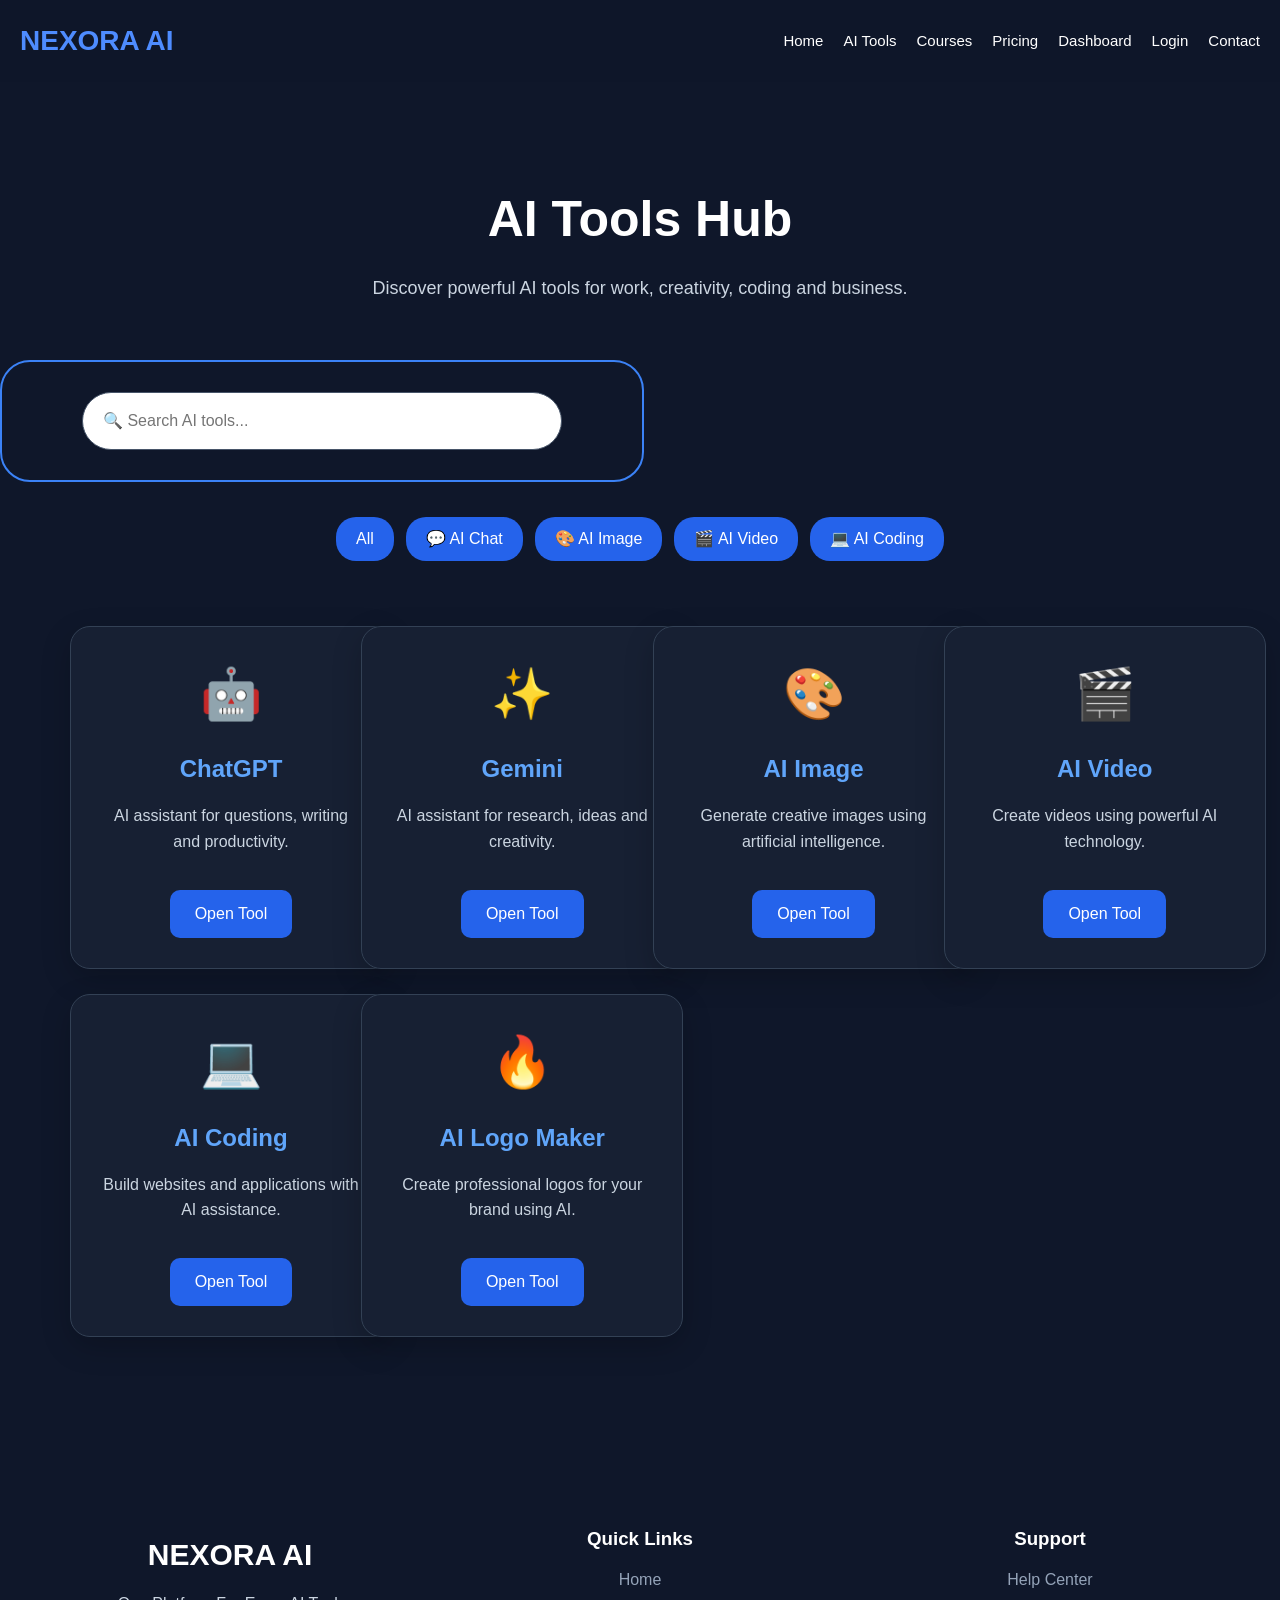
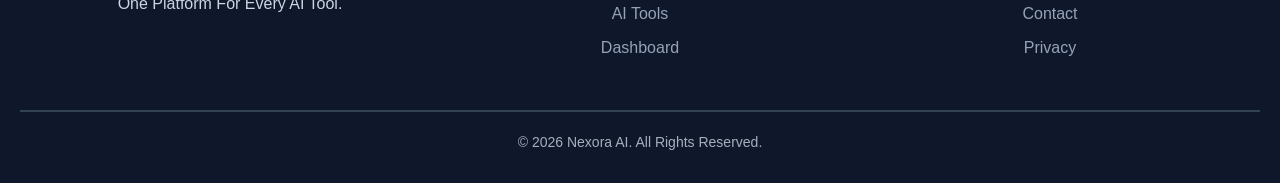
<file: ai-tools.html>
<!DOCTYPE html>
<html lang="en">

<head>

    <meta charset="UTF-8">

    <meta
        name="viewport"
        content="width=device-width, initial-scale=1.0">

    <title>Nexora AI Tools</title>

    <link rel="stylesheet" href="style.css">

</head>

<body>

<!-- =========================
     NAVBAR
========================= -->

<header class="navbar">

    <div class="logo">
        NEXORA AI
    </div>

    <nav>

        <a href="index.html">
            Home
        </a>

        <a href="ai-tools.html">
            AI Tools
        </a>

        <a href="index.html#courses">
            Courses
        </a>

        <a href="index.html#pricing">
            Pricing
        </a>

        <a href="dashboard.html">
            Dashboard
        </a>

        <a href="index.html#auth">
            Login
        </a>

        <a href="index.html#contact">
            Contact
        </a>

    </nav>

</header>


<!-- =========================
     HERO
========================= -->

<section class="tools-hero">

    <h1>
        AI Tools Hub
    </h1>

    <p>
        Discover powerful AI tools for work,
        creativity, coding and business.
    </p>

</section>


<!-- =========================
     SEARCH
========================= -->

<section class="tool-search">

    <input
        type="text"
        id="toolSearch"
        placeholder="🔍 Search AI tools..."
        onkeyup="searchTools()">

</section>


<!-- =========================
     CATEGORIES
========================= -->

<div class="categories">

    <button onclick="filterTools('all')">
        All
    </button>

    <button onclick="filterTools('chat')">
        💬 AI Chat
    </button>

    <button onclick="filterTools('image')">
        🎨 AI Image
    </button>

    <button onclick="filterTools('video')">
        🎬 AI Video
    </button>

    <button onclick="filterTools('coding')">
        💻 AI Coding
    </button>

</div>


<!-- =========================
     AI TOOLS
========================= -->

<section class="tools-grid">


    <!-- TOOL 1 -->

    <div
        class="tool-card"
        data-category="chat"
        data-name="chatgpt">

        <div class="tool-icon">
            🤖
        </div>

        <h2>
            ChatGPT
        </h2>

        <p>
            AI assistant for questions,
            writing and productivity.
        </p>

        <button
            onclick="openTool('ChatGPT')">

            Open Tool

        </button>

    </div>


    <!-- TOOL 2 -->

    <div
        class="tool-card"
        data-category="chat"
        data-name="gemini">

        <div class="tool-icon">
            ✨
        </div>

        <h2>
            Gemini
        </h2>

        <p>
            AI assistant for research,
            ideas and creativity.
        </p>

        <button
            onclick="openTool('Gemini')">

            Open Tool

        </button>

    </div>


    <!-- TOOL 3 -->

    <div
        class="tool-card"
        data-category="image"
        data-name="ai image image generator">

        <div class="tool-icon">
            🎨
        </div>

        <h2>
            AI Image
        </h2>

        <p>
            Generate creative images
            using artificial intelligence.
        </p>

        <button
            onclick="openTool('AI Image')">

            Open Tool

        </button>

    </div>


    <!-- TOOL 4 -->

    <div
        class="tool-card"
        data-category="video"
        data-name="ai video video generator">

        <div class="tool-icon">
            🎬
        </div>

        <h2>
            AI Video
        </h2>

        <p>
            Create videos using
            powerful AI technology.
        </p>

        <button
            onclick="openTool('AI Video')">

            Open Tool

        </button>

    </div>


    <!-- TOOL 5 -->

    <div
        class="tool-card"
        data-category="coding"
        data-name="ai coding code generator">

        <div class="tool-icon">
            💻
        </div>

        <h2>
            AI Coding
        </h2>

        <p>
            Build websites and applications
            with AI assistance.
        </p>

        <button
            onclick="openTool('AI Coding')">

            Open Tool

        </button>

    </div>


    <!-- TOOL 6 -->

    <div
        class="tool-card"
        data-category="image"
        data-name="ai logo logo maker">

        <div class="tool-icon">
            🔥
        </div>

        <h2>
            AI Logo Maker
        </h2>

        <p>
            Create professional logos
            for your brand using AI.
        </p>

        <button
            onclick="openTool('AI Logo Maker')">

            Open Tool

        </button>

    </div>


</section>


<!-- =========================
     TOOL POPUP
========================= -->

<div
    id="toolPopup"
    class="popup">

    <div class="popup-box">

        <span
            class="close"
            onclick="closeTool()">

            ×

        </span>

        <div
            id="popupIcon"
            class="popup-icon">

            🤖

        </div>

        <h2 id="popupTitle">
            AI Tool
        </h2>

        <p id="popupDescription">

            This AI tool will be
            connected to Nexora soon.

        </p>

        <button
            onclick="closeTool()">

            Got It

        </button>

    </div>

</div>


<!-- =========================
     FOOTER
========================= -->

<footer class="footer">

    <div class="footer-container">

        <div>

            <h2>
                NEXORA AI
            </h2>

            <p>
                One Platform For Every AI Tool.
            </p>

        </div>


        <div>

            <h3>
                Quick Links
            </h3>

            <a href="index.html">
                Home
            </a>

            <a href="ai-tools.html">
                AI Tools
            </a>

            <a href="dashboard.html">
                Dashboard
            </a>

        </div>


        <div>

            <h3>
                Support
            </h3>

            <a href="#">
                Help Center
            </a>

            <a href="#">
                Contact
            </a>

            <a href="#">
                Privacy
            </a>

        </div>

    </div>


    <hr>

    <p class="copyright">

        © 2026 Nexora AI.
        All Rights Reserved.

    </p>

</footer>


<!-- JAVASCRIPT -->

<script src="script.js"></script>

</body>

</html>
</file>
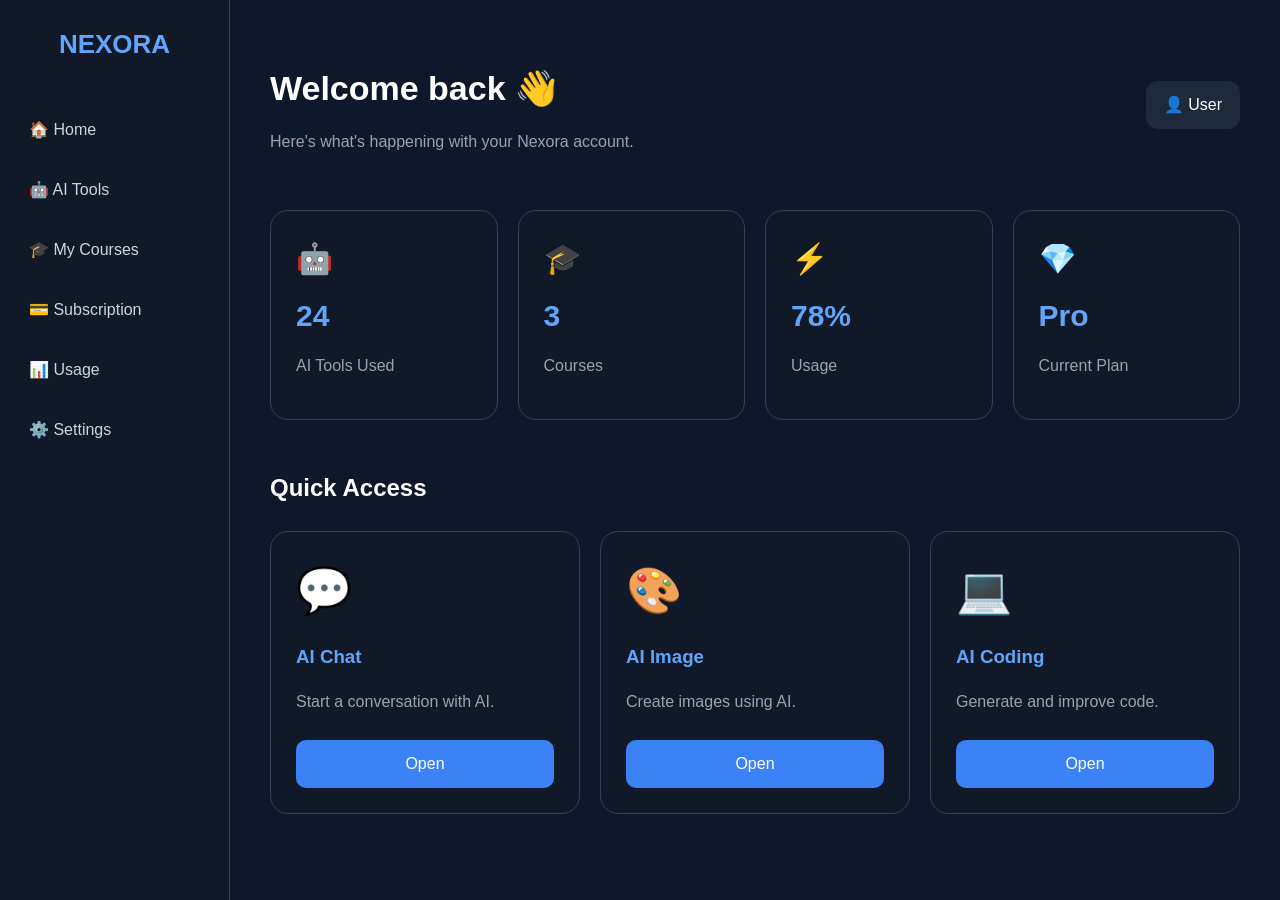
<file: dashboard.html>
<!DOCTYPE html>
<html lang="en">

<head>

    <meta charset="UTF-8">

    <meta
        name="viewport"
        content="width=device-width, initial-scale=1.0">

    <title>Nexora Dashboard</title>

    <link rel="stylesheet" href="style.css">

</head>

<body class="dashboard-body">


    <!-- SIDEBAR -->

    <aside class="sidebar">

        <div class="dashboard-logo">
            NEXORA
        </div>

        <a href="index.html">
            🏠 Home
        </a>

        <a href="#">
            🤖 AI Tools
        </a>

        <a href="#">
            🎓 My Courses
        </a>

        <a href="#">
            💳 Subscription
        </a>

        <a href="#">
            📊 Usage
        </a>

        <a href="#">
            ⚙️ Settings
        </a>

    </aside>


    <!-- MAIN -->

    <main class="dashboard-main">


        <!-- TOP BAR -->

        <div class="dashboard-top">

            <div>

                <h1>
                    Welcome back 👋
                </h1>

                <p>
                    Here's what's happening with your Nexora account.
                </p>

            </div>

            <div class="profile">
                👤 User
            </div>

        </div>


        <!-- STATS -->

        <div class="dashboard-stats">


            <div class="dashboard-stat">

                <span>🤖</span>

                <h2>24</h2>

                <p>
                    AI Tools Used
                </p>

            </div>


            <div class="dashboard-stat">

                <span>🎓</span>

                <h2>3</h2>

                <p>
                    Courses
                </p>

            </div>


            <div class="dashboard-stat">

                <span>⚡</span>

                <h2>78%</h2>

                <p>
                    Usage
                </p>

            </div>


            <div class="dashboard-stat">

                <span>💎</span>

                <h2>Pro</h2>

                <p>
                    Current Plan
                </p>

            </div>

        </div>


        <!-- QUICK TOOLS -->

        <section class="quick-tools">

            <h2>
                Quick Access
            </h2>


            <div class="quick-grid">


                <div class="quick-card">

                    <div class="quick-icon">
                        💬
                    </div>

                    <h3>
                        AI Chat
                    </h3>

                    <p>
                        Start a conversation with AI.
                    </p>

                    <button
                        onclick="openDashboardTool('AI Chat')">

                        Open

                    </button>

                </div>


                <div class="quick-card">

                    <div class="quick-icon">
                        🎨
                    </div>

                    <h3>
                        AI Image
                    </h3>

                    <p>
                        Create images using AI.
                    </p>

                    <button
                        onclick="openDashboardTool('AI Image')">

                        Open

                    </button>

                </div>


                <div class="quick-card">

                    <div class="quick-icon">
                        💻
                    </div>

                    <h3>
                        AI Coding
                    </h3>

                    <p>
                        Generate and improve code.
                    </p>

                    <button
                        onclick="openDashboardTool('AI Coding')">

                        Open

                    </button>

                </div>


            </div>

        </section>


    </main>


    <script src="script.js"></script>

</body>

</html>
</file>
<file: style.css>
.tools{
padding:60px 20px;
text-align:center;
}

.tools h2{
font-size:32px;
margin-bottom:30px;
}

.cards{
display:flex;
flex-wrap:wrap;
justify-content:center;
gap:20px;
}

.card{
background:#1b2545;
padding:20px;
border-radius:15px;
width:250px;
box-shadow:0 0 20px rgba(0,0,0,.3);
transition:.3s;
}

.card:hover{
transform:translateY(-10px);
}

.card h3{
color:#4e8cff;
margin-bottom:10px;
}

.card p{
color:#ccc;
margin-bottom:15px;
}
/* Header */

header{
position:fixed;
top:0;
left:0;
width:100%;
padding:20px;
display:flex;
justify-content:space-between;
align-items:center;
background:rgba(15,23,42,.9);
backdrop-filter:blur(10px);
z-index:1000;
}

.logo{
font-size:28px;
font-weight:bold;
color:#4e8cff;
}

nav{
display:flex;
gap:20px;
}

nav a{
color:white;
text-decoration:none;
font-size:18px;
transition:.3s;
}

nav a:hover{
color:#4e8cff;
}

/* Hero */

.hero{
padding-top:180px;
text-align:center;
}

.hero button{
margin-top:20px;
padding:15px 40px;
background:#4e8cff;
color:white;
border:none;
border-radius:10px;
font-size:20px;
cursor:pointer;
transition:.3s;
}

.hero button:hover{
transform:scale(1.08);
background:#2d6cff;
}
.login-box{

width:300px;

margin:80px auto;

padding:30px;

background:rgba(255,255,255,.08);

backdrop-filter:blur(15px);

border-radius:15px;

text-align:center;

}

.login-box input{

width:90%;

padding:12px;

margin:10px 0;

border:none;

border-radius:8px;

font-size:16px;

}

.login-box button{

width:100%;

padding:12px;

background:#4e8cff;

color:white;

border:none;

border-radius:8px;

font-size:18px;

cursor:pointer;

}

.login-box button:hover{

background:#2f6eff;

}
.features{
padding:80px 20px;
text-align:center;
}

.features h2{
font-size:36px;
margin-bottom:40px;
}

.feature-box{
display:flex;
flex-wrap:wrap;
justify-content:center;
gap:20px;
}

.feature{
background:#1e293b;
padding:25px;
width:280px;
border-radius:15px;
transition:0.3s;
box-shadow:0 10px 20px rgba(0,0,0,0.3);
}

.feature:hover{
transform:translateY(-10px);
}

.feature h3{
margin-bottom:15px;
color:#60a5fa;
}

.feature p{
color:#cbd5e1;
}
/* Footer */

footer{
background:#111827;
padding:50px 20px;
text-align:center;
margin-top:80px;
}

footer h2{
font-size:30px;
color:#60a5fa;
margin-bottom:10px;
}

footer p{
color:#cbd5e1;
margin:10px 0;
}

.footer-links{
margin:20px 0;
}

.footer-links a{
color:white;
text-decoration:none;
margin:0 15px;
transition:.3s;
}

.footer-links a:hover{
color:#60a5fa;
}

.copyright{
font-size:14px;
margin-top:20px;
opacity:.8;
} 
/* Statistics */

.stats{
padding:80px 20px;
text-align:center;
}

.stats h2{
font-size:36px;
margin-bottom:40px;
}

.stats-container{
display:flex;
justify-content:center;
flex-wrap:wrap;
gap:20px;
}

.stat-box{
background:#1e293b;
padding:30px;
width:220px;
border-radius:15px;
transition:0.3s;
box-shadow:0 10px 20px rgba(0,0,0,.3);
}

.stat-box:hover{
transform:translateY(-8px);
}

.stat-box h3{
font-size:36px;
color:#60a5fa;
margin-bottom:10px;
}

.stat-box p{
color:#cbd5e1;
}
/* Hero Image */

.hero-image{
width:180px;
height:180px;
margin:50px auto;
display:flex;
align-items:center;
justify-content:center;
font-size:90px;
border-radius:50%;
background:linear-gradient(135deg,#2563eb,#7c3aed);
animation:float 3s ease-in-out infinite;
box-shadow:0 0 40px rgba(37,99,235,.5);
}

@keyframes float{

0%{
transform:translateY(0);
}

50%{
transform:translateY(-20px);
}

100%{
transform:translateY(0);
}

}

/* Button Gradient */

button{
background:linear-gradient(135deg,#2563eb,#7c3aed);
}

button:hover{
transform:scale(1.08);
}
.tools-page{
padding:120px 20px;
text-align:center;
}

.tool-grid{
display:flex;
flex-wrap:wrap;
justify-content:center;
gap:25px;
margin-top:40px;
}

.tool-card{
background:#1e293b;
width:260px;
padding:25px;
border-radius:15px;
transition:.3s;
}

.tool-card:hover{
transform:translateY(-10px);
}

.tool-card h2{
color:#60a5fa;
margin-bottom:15px;
}

.tool-card p{
margin-bottom:20px;
color:#cbd5e1;
}
/* Testimonials */

.testimonials{
padding:80px 20px;
text-align:center;
}

.testimonials h2{
font-size:36px;
margin-bottom:40px;
}

.testimonial-container{
display:flex;
flex-wrap:wrap;
justify-content:center;
gap:20px;
}

.testimonial{
background:#1e293b;
width:300px;
padding:25px;
border-radius:15px;
box-shadow:0 10px 20px rgba(0,0,0,.3);
transition:.3s;
}

.testimonial:hover{
transform:translateY(-10px);
}

.testimonial h3{
color:#60a5fa;
margin-bottom:15px;
}

.testimonial p{
color:#cbd5e1;
}
/* Contact */

.contact{
padding:80px 20px;
text-align:center;
}

.contact h2{
font-size:36px;
margin-bottom:30px;
}

.contact form{
max-width:500px;
margin:auto;
display:flex;
flex-direction:column;
gap:15px;
}

.contact input,
.contact textarea{
padding:15px;
border:none;
border-radius:10px;
font-size:16px;
background:#1e293b;
color:white;
}

.contact textarea{
resize:none;
}

.contact button{
padding:15px;
border:none;
border-radius:10px;
background:#2563eb;
color:white;
font-size:18px;
cursor:pointer;
transition:.3s;
}

.contact button:hover{
background:#1d4ed8;
}
.hero-buttons{
display:flex;
justify-content:center;
gap:20px;
margin-top:30px;
flex-wrap:wrap;
}

.btn-primary{
background:linear-gradient(135deg,#2563eb,#7c3aed);
padding:15px 35px;
border:none;
border-radius:12px;
color:white;
font-size:18px;
cursor:pointer;
transition:.3s;
}

.btn-secondary{
background:transparent;
border:2px solid #60a5fa;
padding:15px 35px;
border-radius:12px;
color:#60a5fa;
font-size:18px;
cursor:pointer;
transition:.3s;
}

.btn-primary:hover,
.btn-secondary:hover{
transform:translateY(-5px);
}
.features{
padding:80px 20px;
text-align:center;
}

.features h2{
font-size:38px;
margin-bottom:40px;
}

.feature-grid{
display:grid;
grid-template-columns:repeat(auto-fit,minmax(250px,1fr));
gap:25px;
max-width:1200px;
margin:auto;
}

.feature-card{
background:#1e293b;
padding:30px;
border-radius:20px;
transition:.4s;
box-shadow:0 10px 20px rgba(0,0,0,.3);
}

.feature-card:hover{
transform:translateY(-12px) scale(1.03);
box-shadow:0 20px 40px rgba(37,99,235,.3);
}

.feature-card h3{
font-size:24px;
margin-bottom:15px;
color:#60a5fa;
}

.feature-card p{
color:#cbd5e1;
line-height:1.6;
}
.dashboard{
padding:80px 20px;
text-align:center;
}

.dashboard h2{
font-size:40px;
margin-bottom:40px;
}

.dashboard-grid{
display:grid;
grid-template-columns:repeat(auto-fit,minmax(250px,1fr));
gap:25px;
max-width:1200px;
margin:auto;
}

.dashboard-card{
background:#111827;
padding:30px;
border-radius:20px;
transition:.3s;
border:1px solid rgba(255,255,255,.1);
}

.dashboard-card:hover{
transform:translateY(-10px);
border-color:#3b82f6;
}

.dashboard-card h3{
color:#60a5fa;
margin-bottom:15px;
}

.dashboard-card p{
color:#cbd5e1;
margin-bottom:20px;
}
/* Pricing */

.pricing{
padding:80px 20px;
text-align:center;
}

.pricing h2{
font-size:40px;
margin-bottom:40px;
}

.pricing-grid{
display:grid;
grid-template-columns:repeat(auto-fit,minmax(280px,1fr));
gap:25px;
max-width:1200px;
margin:auto;
}

.price-card{
background:#1e293b;
padding:30px;
border-radius:20px;
transition:.3s;
}

.price-card:hover{
transform:translateY(-10px);
}

.price-card h1{
color:#60a5fa;
margin:20px 0;
}

.price-card p{
margin:10px 0;
color:#cbd5e1;
}

.premium{
border:2px solid #3b82f6;
box-shadow:0 0 25px rgba(59,130,246,.4);
}
/* Hero Banner */

.banner{
display:flex;
justify-content:space-between;
align-items:center;
padding:120px 8%;
flex-wrap:wrap;
gap:40px;
}

.banner-text{
flex:1;
min-width:300px;
}

.banner-text h1{
font-size:55px;
line-height:1.2;
margin-bottom:20px;
}

.banner-text p{
font-size:20px;
color:#cbd5e1;
margin-bottom:30px;
}

.banner-image{
flex:1;
min-width:250px;
display:flex;
justify-content:center;
align-items:center;
font-size:180px;
animation:float 4s ease-in-out infinite;
}

.explore-btn{
padding:15px 35px;
background:#3b82f6;
border:none;
border-radius:12px;
font-size:18px;
color:white;
cursor:pointer;
transition:.3s;
}

.explore-btn:hover{
transform:scale(1.05);
background:#2563eb;
}
/* Login Popup */

.popup{

position:fixed;

top:0;

left:0;

width:100%;

height:100%;

background:rgba(0,0,0,.7);

display:none;

justify-content:center;

align-items:center;

z-index:9999;

}

.popup-box{

background:#1e293b;

padding:30px;

width:320px;

border-radius:20px;

text-align:center;

box-shadow:0 0 30px rgba(59,130,246,.5);

}

.popup-box h2{

margin-bottom:20px;

color:white;

}

.popup-box input{

width:100%;

padding:12px;

margin:10px 0;

border:none;

border-radius:10px;

outline:none;

}

.popup-box button{

margin-top:15px;

padding:12px 30px;

background:#3b82f6;

color:white;

border:none;

border-radius:10px;

cursor:pointer;

}

.close-btn{

background:#ef4444 !important;

}
/* Stats Section */

.stats{

padding:80px 20px;

text-align:center;

}

.stats h2{

font-size:40px;

margin-bottom:40px;

}

.stats-grid{

display:grid;

grid-template-columns:repeat(auto-fit,minmax(220px,1fr));

gap:25px;

max-width:1100px;

margin:auto;

}

.stat-card{

background:#111827;

padding:40px 20px;

border-radius:20px;

transition:.3s;

box-shadow:0 0 15px rgba(0,0,0,.3);

}

.stat-card:hover{

transform:translateY(-10px);

box-shadow:0 0 25px rgba(59,130,246,.5);

}

.stat-card h1{

font-size:45px;

color:#3b82f6;

margin-bottom:10px;

}

.stat-card p{

font-size:20px;

color:#cbd5e1;

}
/* Footer */

.footer{

background:#0f172a;

padding:60px 20px 20px;

margin-top:80px;

}

.footer-container{

display:grid;

grid-template-columns:repeat(auto-fit,minmax(220px,1fr));

gap:30px;

max-width:1200px;

margin:auto;

}

.footer h2,
.footer h3{

color:white;

margin-bottom:15px;

}

.footer p{

color:#cbd5e1;

}

.footer a{

display:block;

color:#94a3b8;

text-decoration:none;

margin:10px 0;

transition:.3s;

}

.footer a:hover{

color:#3b82f6;

padding-left:8px;

}

.footer hr{

margin:40px 0 20px;

border:1px solid #334155;

}

.copyright{

text-align:center;

color:#94a3b8;


}
/* AI Tools */

.tools-section {
  padding: 80px 20px;
  text-align: center;
}

.tools-section h2 {
  font-size: 42px;
  margin-bottom: 10px;
}

.tools-subtitle {
  color: #64748b;
  font-size: 18px;
  margin-bottom: 30px;
}

.tool-search {
  width: min(600px, 90%);
  padding: 15px 20px;
  border: 2px solid #3b82f6;
  border-radius: 30px;
  font-size: 16px;
  outline: none;
  margin-bottom: 25px;
}

.category-buttons {
  display: flex;
  justify-content: center;
  flex-wrap: wrap;
  gap: 10px;
  margin-bottom: 35px;
}

.category-buttons button {
  padding: 10px 20px;
  border: none;
  border-radius: 20px;
  background: #1e293b;
  color: white;
  cursor: pointer;
}

.category-buttons button:hover {
  background: #3b82f6;
}

.tools-grid {
  max-width: 1200px;
  margin: auto;
  display: grid;
  grid-template-columns:
    repeat(auto-fit, minmax(230px, 1fr));
  gap: 25px;
}

.tool-card {
  background: #111827;
  color: white;
  padding: 30px 20px;
  border-radius: 20px;
  transition: 0.3s;
  border: 1px solid #334155;
}

.tool-card:hover {
  transform: translateY(-8px);
  box-shadow: 0 15px 35px rgba(0,0,0,0.25);
}

.tool-icon {
  font-size: 50px;
  margin-bottom: 15px;
}

.tool-card h3 {
  color: #60a5fa;
  margin-bottom: 12px;
}

.tool-card p {
  color: #cbd5e1;
  min-height: 45px;
}

.tool-card button {
  margin-top: 15px;
  padding: 10px 20px;
  background: #3b82f6;
  color: white;
  border: none;
  border-radius: 10px;
  cursor: pointer;
}

.tool-card button:hover {
  background: #2563eb;
}
/* Tool Popup */

.tool-popup {
  position: fixed;
  inset: 0;
  background: rgba(0,0,0,.75);
  display: none;
  justify-content: center;
  align-items: center;
  z-index: 99999;
  padding: 20px;
}

.tool-popup-box {
  width: min(420px, 100%);
  background: #111827;
  color: white;
  padding: 35px;
  border-radius: 24px;
  text-align: center;
  position: relative;
  border: 1px solid #334155;
  box-shadow: 0 20px 60px rgba(0,0,0,.5);
  animation: popupOpen .25s ease;
}

@keyframes popupOpen {

  from {
    transform: scale(.8);
    opacity: 0;
  }

  to {
    transform: scale(1);
    opacity: 1;
  }

}

.popup-close {
  position: absolute;
  top: 15px;
  right: 15px;
  border: none;
  background: #ef4444;
  color: white;
  width: 35px;
  height: 35px;
  border-radius: 50%;
  cursor: pointer;
}

.popup-icon {
  font-size: 65px;
  margin-bottom: 15px;
}

.tool-popup-box h2 {
  color: #60a5fa;
  margin-bottom: 12px;
}

.tool-popup-box p {
  color: #cbd5e1;
  line-height: 1.6;
  margin-bottom: 20px;
}

.pro-badge {
  display: inline-block;
  background: #7c3aed;
  color: white;
  padding: 6px 14px;
  border-radius: 20px;
  font-size: 12px;
  font-weight: bold;
  margin-bottom: 20px;
}

.use-tool-btn {
  display: block;
  width: 100%;
  padding: 14px;
  background: linear-gradient(135deg,#2563eb,#7c3aed);
  color: white;
  border: none;
  border-radius: 12px;
  font-size: 17px;
  cursor: pointer;
}

.use-tool-btn:hover {
  transform: translateY(-2px);
}
/* COURSES */

.courses-section {
    padding: 80px 20px;
    text-align: center;
}

.courses-section h2 {
    font-size: 42px;
    margin-bottom: 10px;
}

.courses-subtitle {
    color: #64748b;
    font-size: 18px;
    margin-bottom: 30px;
}

.course-search {
    width: min(600px, 90%);
    padding: 15px 20px;
    border: 2px solid #3b82f6;
    border-radius: 30px;
    font-size: 16px;
    outline: none;
    margin-bottom: 25px;
}

.course-categories {
    display: flex;
    justify-content: center;
    flex-wrap: wrap;
    gap: 10px;
    margin-bottom: 40px;
}

.course-categories button {
    padding: 10px 20px;
    border: none;
    border-radius: 20px;
    background: #1e293b;
    color: white;
    cursor: pointer;
}

.course-categories button:hover {
    background: #3b82f6;
}

.courses-grid {
    max-width: 1200px;
    margin: auto;

    display: grid;

    grid-template-columns:
        repeat(auto-fit, minmax(250px, 1fr));

    gap: 25px;
}

.course-card {
    background: #111827;
    color: white;

    padding: 25px;

    border-radius: 20px;

    text-align: left;

    border: 1px solid #334155;

    transition: .3s;
}

.course-card:hover {
    transform: translateY(-8px);
    box-shadow: 0 15px 35px rgba(0,0,0,.3);
}

.course-image {
    height: 130px;

    display: flex;

    align-items: center;

    justify-content: center;

    background: #1e293b;

    border-radius: 15px;

    font-size: 65px;

    margin-bottom: 20px;
}

.course-level {
    display: inline-block;

    background: #7c3aed;

    color: white;

    padding: 5px 10px;

    border-radius: 15px;

    font-size: 12px;

    margin-bottom: 12px;
}

.course-card h3 {
    color: #60a5fa;

    font-size: 22px;

    margin-bottom: 12px;
}

.course-card p {
    color: #cbd5e1;

    line-height: 1.5;

    min-height: 70px;
}

.course-info {
    color: #94a3b8;

    font-size: 14px;

    margin: 15px 0;
}

.course-card h4 {
    font-size: 25px;

    color: #22c55e;

    margin-bottom: 15px;
}

.course-card button {
    width: 100%;

    padding: 12px;

    border: none;

    border-radius: 10px;

    background: #3b82f6;

    color: white;

    font-size: 16px;

    cursor: pointer;
}

.course-card button:hover {
    background: #2563eb;
}
/* AUTH SECTION */

.auth-section {
    min-height: 700px;

    display: flex;

    justify-content: center;

    align-items: center;

    padding: 80px 20px;
}

.auth-box {
    width: min(420px, 100%);

    background: #111827;

    padding: 35px;

    border-radius: 25px;

    border: 1px solid #334155;

    box-shadow:
        0 20px 60px rgba(0,0,0,.35);

    text-align: center;

    color: white;
}

.auth-tabs {
    display: flex;

    gap: 10px;

    margin-bottom: 30px;
}

.auth-tab {
    flex: 1;

    padding: 12px;

    border: none;

    border-radius: 10px;

    background: #1e293b;

    color: white;

    cursor: pointer;
}

.auth-tab.active {
    background: #3b82f6;
}

.auth-box h2 {
    font-size: 28px;

    margin-bottom: 10px;
}

.auth-box p {
    color: #94a3b8;

    margin-bottom: 25px;
}

.auth-box > div > input {
    width: 100%;

    box-sizing: border-box;

    padding: 14px;

    margin-bottom: 15px;

    border: 1px solid #334155;

    border-radius: 10px;

    background: #1e293b;

    color: white;

    outline: none;
}

.password-box {
    position: relative;
}

.password-box input {
    width: 100%;

    box-sizing: border-box;

    padding: 14px;

    padding-right: 50px;

    margin-bottom: 15px;

    border: 1px solid #334155;

    border-radius: 10px;

    background: #1e293b;

    color: white;

    outline: none;
}

.password-box button {
    position: absolute;

    right: 10px;

    top: 0;

    height: 45px;

    border: none;

    background: transparent;

    color: white;

    cursor: pointer;
}

.auth-submit {
    width: 100%;

    padding: 14px;

    border: none;

    border-radius: 10px;

    background:
        linear-gradient(
            135deg,
            #2563eb,
            #7c3aed
        );

    color: white;

    font-size: 17px;

    cursor: pointer;

    margin-bottom: 15px;
}

.auth-submit:hover {
    transform: translateY(-2px);
}

.forgot {
    color: #60a5fa;

    text-decoration: none;

    font-size: 14px;
}
/* DASHBOARD */

.dashboard-body {
    margin: 0;

    background: #0f172a;

    color: white;

    font-family: Arial, sans-serif;
}


/* SIDEBAR */

.sidebar {

    position: fixed;

    left: 0;

    top: 0;

    width: 230px;

    height: 100vh;

    background: #111827;

    padding: 25px 15px;

    box-sizing: border-box;

    border-right: 1px solid #334155;
}


.dashboard-logo {

    font-size: 26px;

    font-weight: bold;

    color: #60a5fa;

    text-align: center;

    margin-bottom: 40px;
}


.sidebar a {

    display: block;

    color: #cbd5e1;

    text-decoration: none;

    padding: 14px;

    margin-bottom: 8px;

    border-radius: 10px;

    transition: .3s;
}


.sidebar a:hover {

    background: #1e293b;

    color: #60a5fa;

}


/* MAIN */

.dashboard-main {

    margin-left: 230px;

    padding: 40px;

}


/* TOP */

.dashboard-top {

    display: flex;

    justify-content: space-between;

    align-items: center;

    gap: 20px;

    margin-bottom: 40px;
}


.dashboard-top h1 {

    font-size: 34px;

    margin-bottom: 8px;
}


.dashboard-top p {

    color: #94a3b8;
}


.profile {

    background: #1e293b;

    padding: 12px 18px;

    border-radius: 12px;
}


/* STATS */

.dashboard-stats {

    display: grid;

    grid-template-columns:
        repeat(auto-fit, minmax(180px, 1fr));

    gap: 20px;

    margin-bottom: 50px;
}


.dashboard-stat {

    background: #111827;

    border: 1px solid #334155;

    padding: 25px;

    border-radius: 18px;

    transition: .3s;
}


.dashboard-stat:hover {

    transform: translateY(-5px);

    border-color: #3b82f6;

}


.dashboard-stat span {

    font-size: 30px;
}


.dashboard-stat h2 {

    font-size: 30px;

    color: #60a5fa;

    margin: 12px 0 5px;
}


.dashboard-stat p {

    color: #94a3b8;
}


/* QUICK TOOLS */

.quick-tools h2 {

    margin-bottom: 25px;

}


.quick-grid {

    display: grid;

    grid-template-columns:
        repeat(auto-fit, minmax(230px, 1fr));

    gap: 20px;
}


.quick-card {

    background: #111827;

    border: 1px solid #334155;

    padding: 25px;

    border-radius: 18px;

    transition: .3s;
}


.quick-card:hover {

    transform: translateY(-6px);

}


.quick-icon {

    font-size: 45px;

    margin-bottom: 15px;
}


.quick-card h3 {

    color: #60a5fa;
}


.quick-card p {

    color: #94a3b8;

    line-height: 1.5;
}


.quick-card button {

    width: 100%;

    padding: 12px;

    margin-top: 10px;

    border: none;

    border-radius: 10px;

    background: #3b82f6;

    color: white;

    cursor: pointer;
}


/* MOBILE */

@media (max-width: 700px) {

    .sidebar {

        position: relative;

        width: 100%;

        height: auto;

        display: flex;

        flex-wrap: wrap;

        gap: 5px;

        justify-content: center;

    }


    .dashboard-logo {

        width: 100%;

        margin-bottom: 10px;

    }


    .sidebar a {

        padding: 8px 10px;

    }


    .dashboard-main {

        margin-left: 0;

        padding: 20px;

    }


    .dashboard-top {

        flex-direction: column;

        align-items: flex-start;

    }

}
/* =========================
   NEXORA AI TOOLS
========================= */

.tools-hero {
    text-align: center;
    padding: 80px 20px 40px;
    background: #0f172a;
    color: white;
}

.tools-hero h1 {
    font-size: 50px;
    margin-bottom: 15px;
}

.tools-hero p {
    font-size: 18px;
    color: #cbd5e1;
}


/* SEARCH */

.tool-search {
    text-align: center;
    padding: 30px 20px;
}

.tool-search input {
    width: 80%;
    max-width: 600px;
    padding: 16px 20px;
    border: 1px solid #475569;
    border-radius: 30px;
    font-size: 16px;
    outline: none;
}


/* CATEGORIES */

.categories {
    display: flex;
    justify-content: center;
    gap: 12px;
    flex-wrap: wrap;
    padding: 10px 20px 35px;
}

.categories button {
    padding: 10px 20px;
    border: none;
    border-radius: 20px;
    background: #2563eb;
    color: white;
    cursor: pointer;
}

.categories button:hover {
    background: #1d4ed8;
}


/* TOOLS GRID */

.tools-grid {
    display: grid;
    grid-template-columns:
        repeat(auto-fit, minmax(250px, 1fr));

    gap: 25px;

    padding: 30px;
}


/* TOOL CARD */

.tool-card {
    background: #172033;
    color: white;

    padding: 30px;

    border-radius: 20px;

    text-align: center;

    box-shadow:
        0 10px 30px rgba(0,0,0,0.2);

    transition: 0.3s;
}

.tool-card:hover {
    transform: translateY(-8px);
}

.tool-icon {
    font-size: 50px;
}

.tool-card h2 {
    color: #60a5fa;
}

.tool-card p {
    color: #cbd5e1;
    line-height: 1.6;
}

.tool-card button {
    margin-top: 15px;

    padding: 12px 25px;

    border: none;

    border-radius: 10px;

    background: #2563eb;

    color: white;

    cursor: pointer;
}

.tool-card button:hover {
    background: #1d4ed8;
}


/* POPUP */

.popup {
    display: none;

    position: fixed;

    inset: 0;

    background: rgba(0,0,0,0.7);

    justify-content: center;

    align-items: center;

    z-index: 9999;
}

.popup-box {
    width: 85%;
    max-width: 450px;

    background: white;

    padding: 35px;

    border-radius: 20px;

    text-align: center;

    position: relative;
}

.popup-box h2 {
    color: #2563eb;
}

.popup-box button {
    padding: 12px 25px;

    border: none;

    border-radius: 10px;

    background: #2563eb;

    color: white;
}

.close {
    position: absolute;

    top: 10px;
    right: 20px;

    font-size: 30px;

    cursor: pointer;
}


/* MOBILE */

@media (max-width: 600px) {

    .tools-hero h1 {
        font-size: 36px;
    }

    .tools-grid {
        padding: 20px;
        grid-template-columns: 1fr;
    }

    .tool-search input {
        width: 90%;
    }

}
/* =========================
   DAY 25 - TOOL BADGES
========================= */

.tool-card {
    position: relative;
    overflow: hidden;
}

.tool-badge {
    position: absolute;
    top: 15px;
    right: 15px;

    padding: 5px 10px;

    border-radius: 20px;

    font-size: 11px;
    font-weight: bold;

    letter-spacing: 1px;
}

.tool-badge.premium {
    background: #f59e0b;
    color: white;
}

.tool-badge.free {
    background: #22c55e;
    color: white;
}


/* TOOL CARD ANIMATION */

.tool-card {
    animation: cardAppear 0.6s ease;
}

@keyframes cardAppear {

    from {
        opacity: 0;
        transform: translateY(20px);
    }

    to {
        opacity: 1;
        transform: translateY(0);
    }

}


/* BUTTON ANIMATION */

.tool-card button {
    transition: 0.3s;
}

.tool-card button:hover {
    transform: scale(1.05);
}


/* MOBILE */

@media (max-width: 600px) {

    .tool-card {
        padding: 25px 20px;
    }

    .tool-badge {
        font-size: 9px;
        padding: 4px 8px;
    }

}

/* Accessibility, layout stability and mobile navigation fixes */
html {
  scroll-behavior: smooth;
  scroll-padding-top: 90px;
}

body {
  margin: 0;
  min-width: 320px;
  background: #0f172a;
  color: #f8fafc;
  font-family: Arial, Helvetica, sans-serif;
  line-height: 1.5;
}

img, video, iframe {
  max-width: 100%;
}

a, button {
  -webkit-tap-highlight-color: transparent;
}

button, input, textarea {
  font: inherit;
}

button, .btn-primary, .btn-secondary {
  touch-action: manipulation;
}

header.navbar {
  box-sizing: border-box;
  gap: 18px;
}

header.navbar nav {
  flex-wrap: wrap;
  align-items: center;
  justify-content: flex-end;
}

header.navbar nav a {
  font-size: 15px;
  white-space: nowrap;
}

.banner {
  min-height: 420px;
  box-sizing: border-box;
}

.banner-text {
  flex: 1 1 320px;
  min-width: 0;
}

.banner-text h1 {
  line-height: 1.12;
  overflow-wrap: anywhere;
}

.banner-image {
  flex: 0 1 280px;
}

.tools-grid, .feature-grid, .courses-grid, .pricing-grid, .quick-grid {
  box-sizing: border-box;
}

.tool-card, .feature-card, .course-card, .price-card {
  min-width: 0;
  overflow-wrap: anywhere;
}

input, textarea {
  max-width: 100%;
  box-sizing: border-box;
}

@media (max-width: 760px) {
  header.navbar {
    position: sticky;
    top: 0;
    padding: 12px 16px;
    flex-direction: column;
    align-items: flex-start;
    gap: 10px;
  }

  header.navbar nav {
    width: 100%;
    justify-content: flex-start;
    gap: 8px 14px;
  }

  header.navbar nav a {
    font-size: 14px;
  }

  .banner {
    padding: 64px 22px;
    min-height: auto;
    gap: 24px;
  }

  .banner-text h1 {
    font-size: clamp(30px, 8vw, 44px);
  }

  .banner-image {
    margin: 0 auto;
    font-size: 90px;
  }

  .features, .tools-section, .courses-section, .pricing, .contact {
    padding: 56px 18px;
  }

  .features h2, .courses-section h2, .pricing h2, .contact h2 {
    font-size: clamp(27px, 6vw, 36px);
  }

  .tools-grid {
    padding: 18px;
    grid-template-columns: repeat(auto-fit, minmax(min(100%, 230px), 1fr));
  }

  .auth-section {
    min-height: auto;
    padding: 56px 18px;
  }

  .auth-box {
    padding: 24px;
  }

  .footer-container {
    gap: 24px;
  }
}

@media (prefers-reduced-motion: reduce) {
  html {
    scroll-behavior: auto;
  }

  *, *::before, *::after {
    animation-duration: 0.01ms !important;
    animation-iteration-count: 1 !important;
    transition-duration: 0.01ms !important;
  }
}


/* Keep the fixed desktop header from covering the tools-page heading. */
.tools-hero {
  padding-top: 140px;
}

@media (max-width: 760px) {
  .tools-hero {
    padding-top: 34px;
  }
}
</file>
